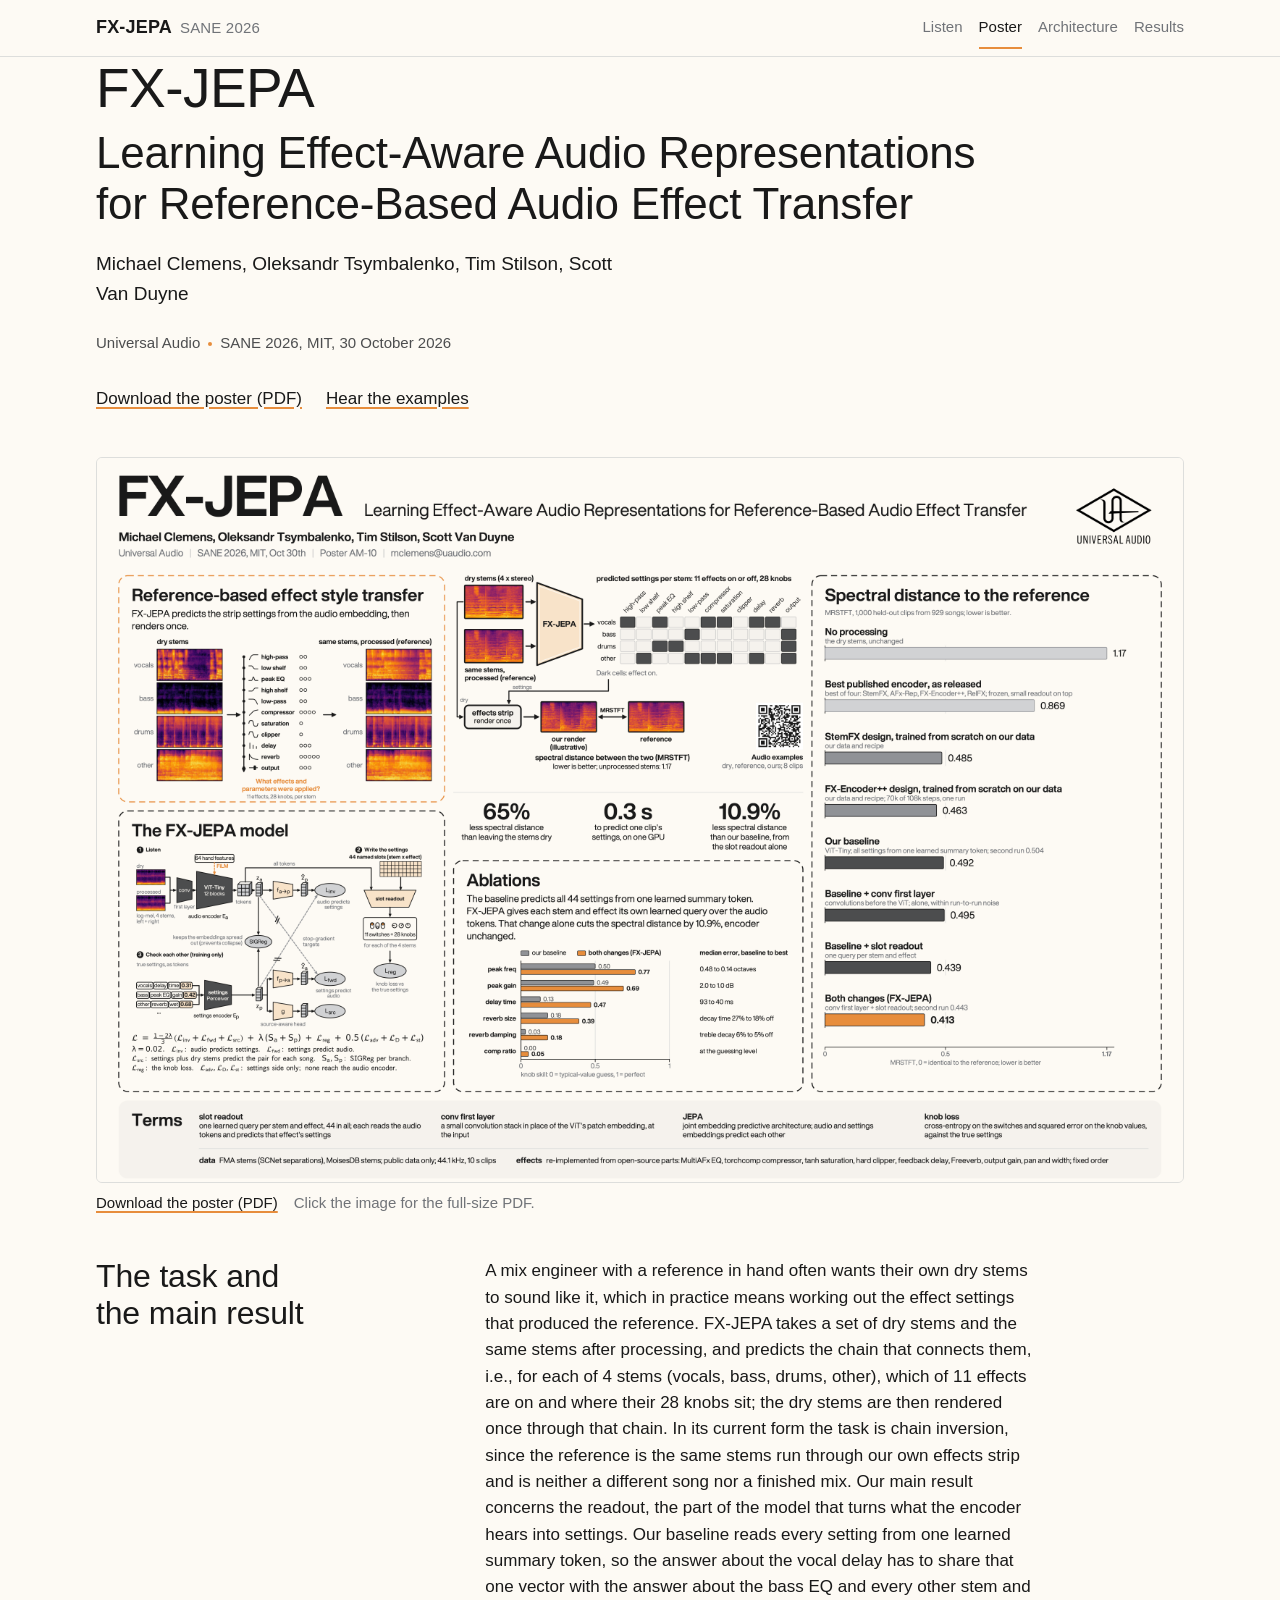
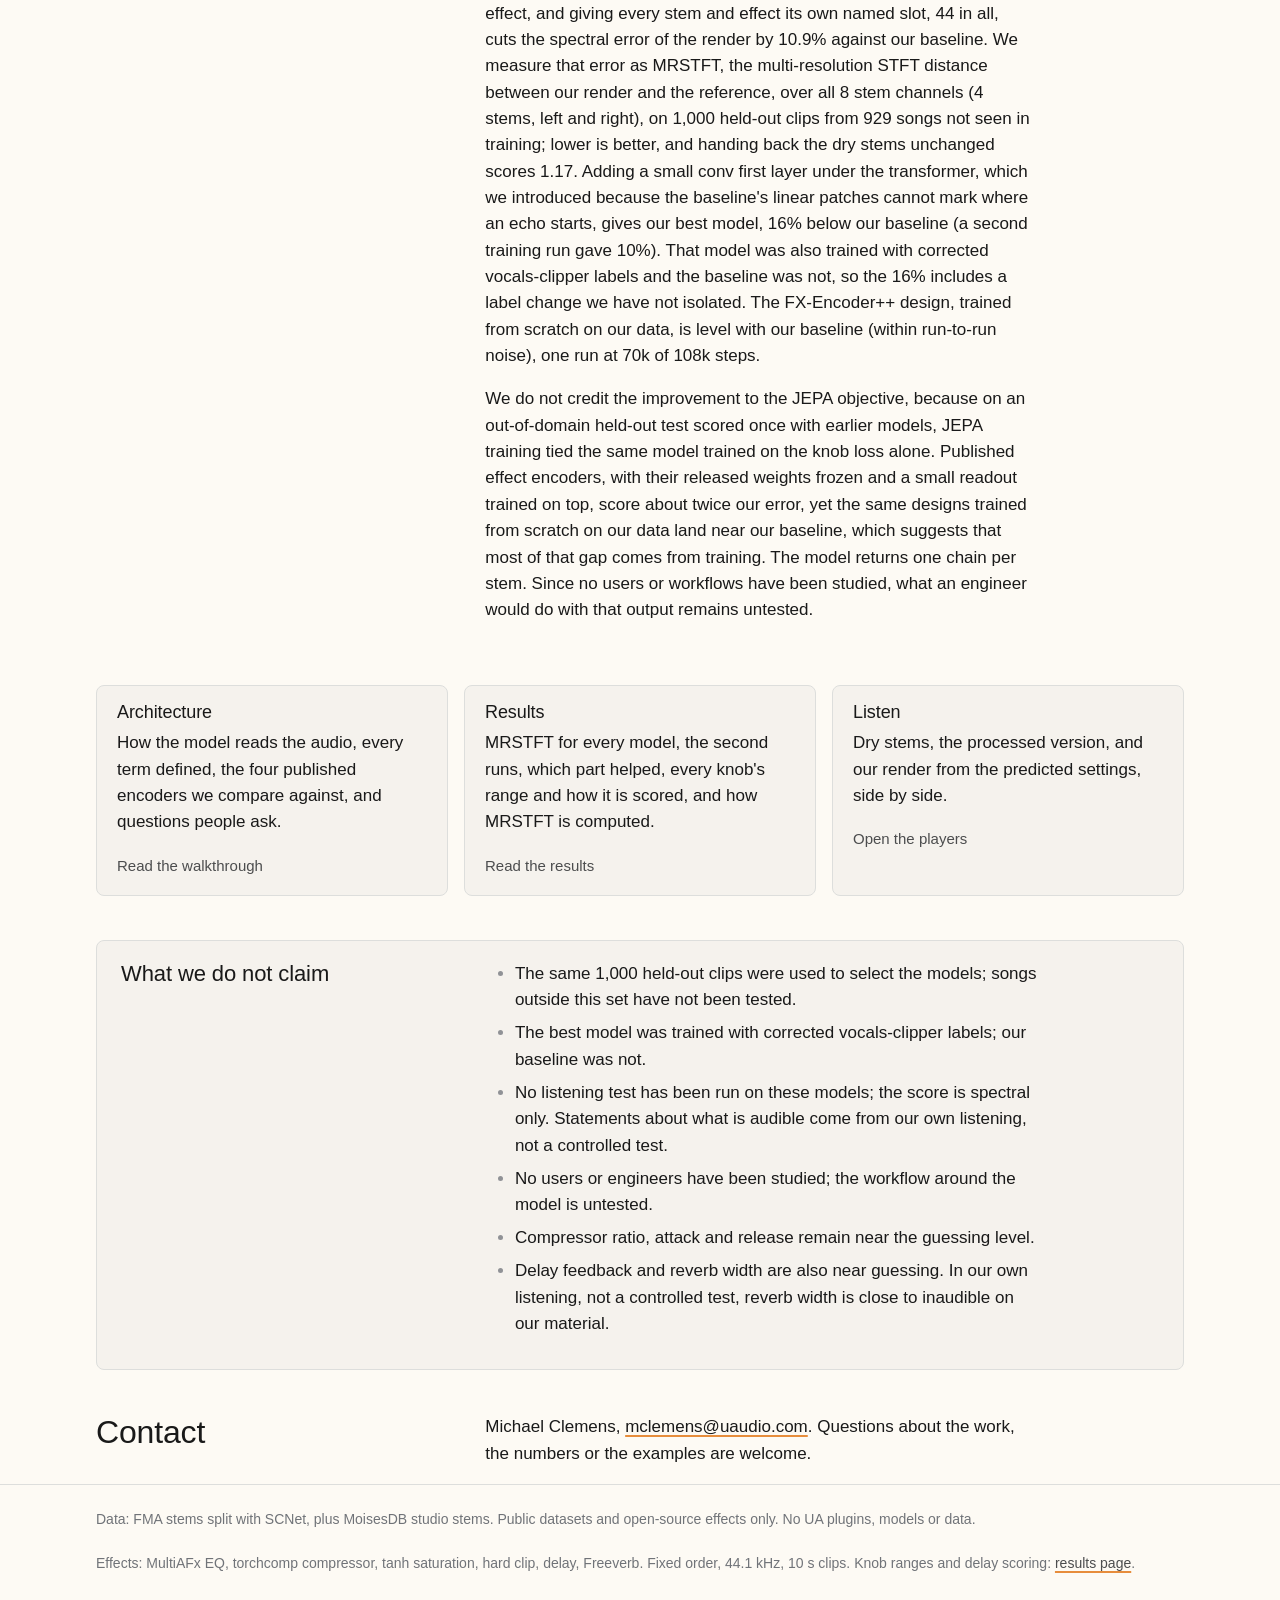
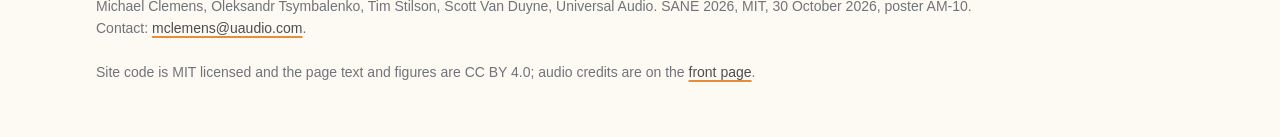
<file: docs/poster.html>
<!doctype html>
<html lang="en">
<head>
<meta charset="utf-8">
<meta name="viewport" content="width=device-width, initial-scale=1">
<title>FX-JEPA poster, SANE 2026</title>
<meta name="description" content="Companion page for the SANE 2026 poster FX-JEPA: Learning Effect-Aware Audio Representations for Reference-Based Audio Effect Transfer. Poster, architecture, results and listening examples.">
<link rel="icon" href="data:,">
<link rel="stylesheet" href="assets/site.css">
</head>
<body>
<header class="site-head">
  <div class="wrap">
    <a class="brand" href="index.html">FX-JEPA<span>SANE 2026</span></a>
    <nav class="nav" aria-label="Pages">
      <a href="index.html">Listen</a>
      <a href="poster.html" aria-current="page">Poster</a>
      <a href="architecture.html">Architecture</a>
      <a href="results.html">Results</a>
    </nav>
  </div>
</header>

<main class="wrap">
  <div class="title-block">
    <h1><span class="model">FX-JEPA</span>Learning Effect-Aware Audio Representations for Reference-Based Audio Effect Transfer</h1>
    <p class="authors">Michael Clemens, Oleksandr Tsymbalenko, Tim Stilson, Scott Van Duyne</p>
    <p class="affil"><span>Universal Audio</span><span>SANE 2026, MIT, 30 October 2026</span></p>
    <p class="actions"><a href="poster.pdf">Download the poster (PDF)</a><a href="index.html">Hear the examples</a></p>
  </div>

  <figure class="poster">
    <a class="img" href="poster.pdf" aria-label="Open the poster as a PDF">
      <img src="poster.png" alt="The FX-JEPA poster: the problem; the pipeline, where dry and processed stems go into FX-JEPA, which predicts a grid of settings that is rendered once and compared with the reference using MRSTFT; three headline numbers; the model with its loss; ablations, with paired knob-skill bars; results on 1,000 held-out clips; and a band of terms." width="3000" height="2000">
    </a>
    <figcaption><a href="poster.pdf">Download the poster (PDF)</a><span>Click the image for the full-size PDF.</span></figcaption>
  </figure>

  <section class="prose">
    <h2>The task and the main result</h2>
    <p>A mix engineer with a reference in hand often wants their own dry stems to sound like it, which in practice means working out the effect settings that produced the reference. FX-JEPA takes a set of dry stems and the same stems after processing, and predicts the chain that connects them, i.e., for each of 4 stems (vocals, bass, drums, other), which of 11 effects are on and where their 28 knobs sit; the dry stems are then rendered once through that chain. In its current form the task is chain inversion, since the reference is the same stems run through our own effects strip and is neither a different song nor a finished mix. Our main result concerns the readout, the part of the model that turns what the encoder hears into settings. Our baseline reads every setting from one learned summary token, so the answer about the vocal delay has to share that one vector with the answer about the bass EQ and every other stem and effect, and giving every stem and effect its own named slot, 44 in all, cuts the spectral error of the render by 10.9% against our baseline. We measure that error as MRSTFT, the multi-resolution STFT distance between our render and the reference, over all 8 stem channels (4 stems, left and right), on 1,000 held-out clips from 929 songs not seen in training; lower is better, and handing back the dry stems unchanged scores 1.17. Adding a small conv first layer under the transformer, which we introduced because the baseline's linear patches cannot mark where an echo starts, gives our best model, 16% below our baseline (a second training run gave 10%). That model was also trained with corrected vocals-clipper labels and the baseline was not, so the 16% includes a label change we have not isolated. The FX-Encoder++ design, trained from scratch on our data, is level with our baseline (within run-to-run noise), one run at 70k of 108k steps.</p>
    <p>We do not credit the improvement to the JEPA objective, because on an out-of-domain held-out test scored once with earlier models, JEPA training tied the same model trained on the knob loss alone. Published effect encoders, with their released weights frozen and a small readout trained on top, score about twice our error, yet the same designs trained from scratch on our data land near our baseline, which suggests that most of that gap comes from training. The model returns one chain per stem. Since no users or workflows have been studied, what an engineer would do with that output remains untested.</p>
  </section>

  <section>
    <div class="grid g3">
      <a class="card" href="architecture.html"><h3>Architecture</h3><p>How the model reads the audio, every term defined, the four published encoders we compare against, and questions people ask.</p><span class="go">Read the walkthrough</span></a>
      <a class="card" href="results.html"><h3>Results</h3><p>MRSTFT for every model, the second runs, which part helped, every knob's range and how it is scored, and how MRSTFT is computed.</p><span class="go">Read the results</span></a>
      <a class="card" href="index.html"><h3>Listen</h3><p>Dry stems, the processed version, and our render from the predicted settings, side by side.</p><span class="go">Open the players</span></a>
    </div>
  </section>

  <section class="caveats">
    <h2>What we do not claim</h2>
<ul>
  <li>The same 1,000 held-out clips were used to select the models; songs outside this set have not been tested.</li>
  <li>The best model was trained with corrected vocals-clipper labels; our baseline was not.</li>
  <li>No listening test has been run on these models; the score is spectral only. Statements about what is audible come from our own listening, not a controlled test.</li>
  <li>No users or engineers have been studied; the workflow around the model is untested.</li>
  <li>Compressor ratio, attack and release remain near the guessing level.</li>
  <li>Delay feedback and reverb width are also near guessing. In our own listening, not a controlled test, reverb width is close to inaudible on our material.</li>
</ul>
  </section>

  <section class="prose">
    <h2>Contact</h2>
    <p>Michael Clemens, <a href="mailto:mclemens@uaudio.com">mclemens@uaudio.com</a>. Questions about the work, the numbers or the examples are welcome.</p>
  </section>
</main>

<footer class="site-foot">
  <div class="wrap">
<p>Data: FMA stems split with SCNet, plus MoisesDB studio stems. Public datasets and open-source effects only. No UA plugins, models or data.</p>
<p>Effects: MultiAFx EQ, torchcomp compressor, tanh saturation, hard clip, delay, Freeverb. Fixed order, 44.1 kHz, 10 s clips. Knob ranges and delay scoring: <a href="results.html#knob-ranges">results page</a>.</p>
<p>Michael Clemens, Oleksandr Tsymbalenko, Tim Stilson, Scott Van Duyne, Universal Audio. SANE 2026, MIT, 30 October 2026, poster AM-10. Contact: <a href="mailto:mclemens@uaudio.com">mclemens@uaudio.com</a>.</p>
<p>Site code is MIT licensed and the page text and figures are CC BY 4.0; audio credits are on the <a href="index.html#credits">front page</a>.</p>
  </div>
</footer>
</body>
</html>
</file>
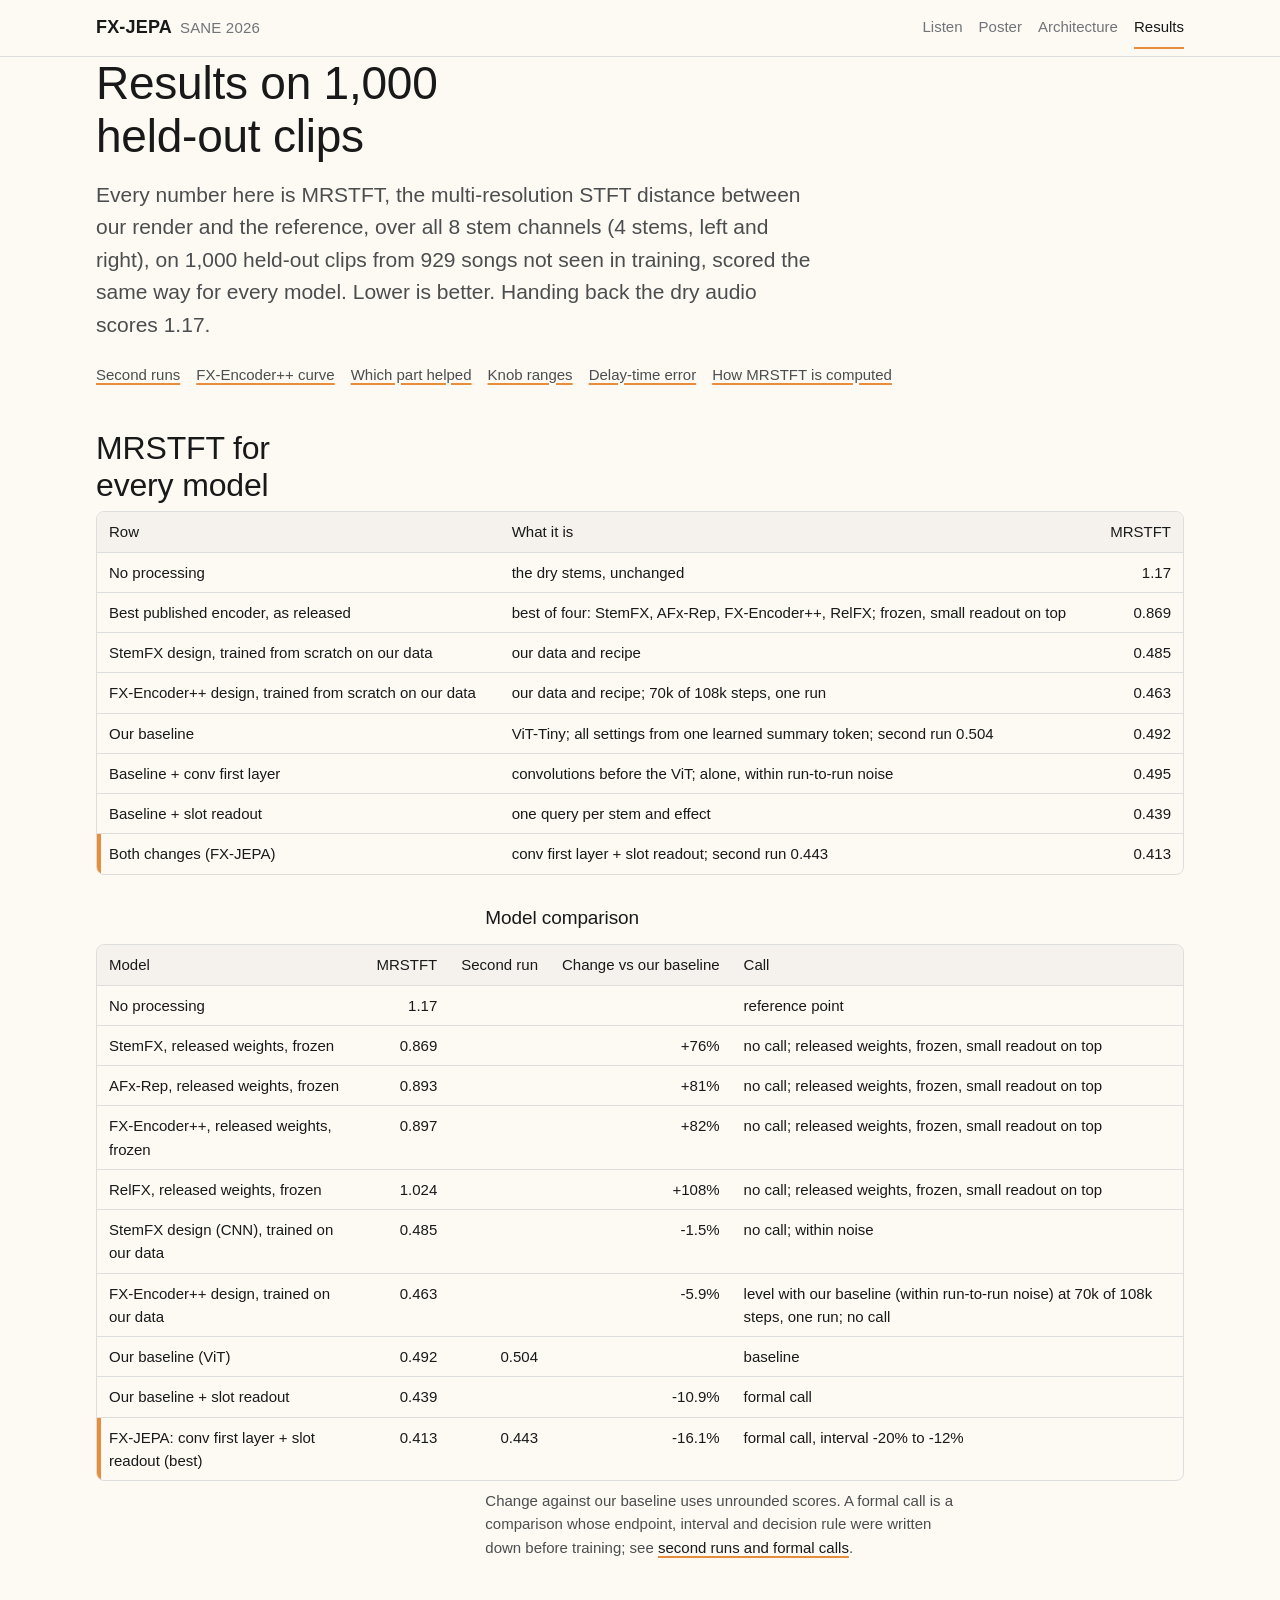
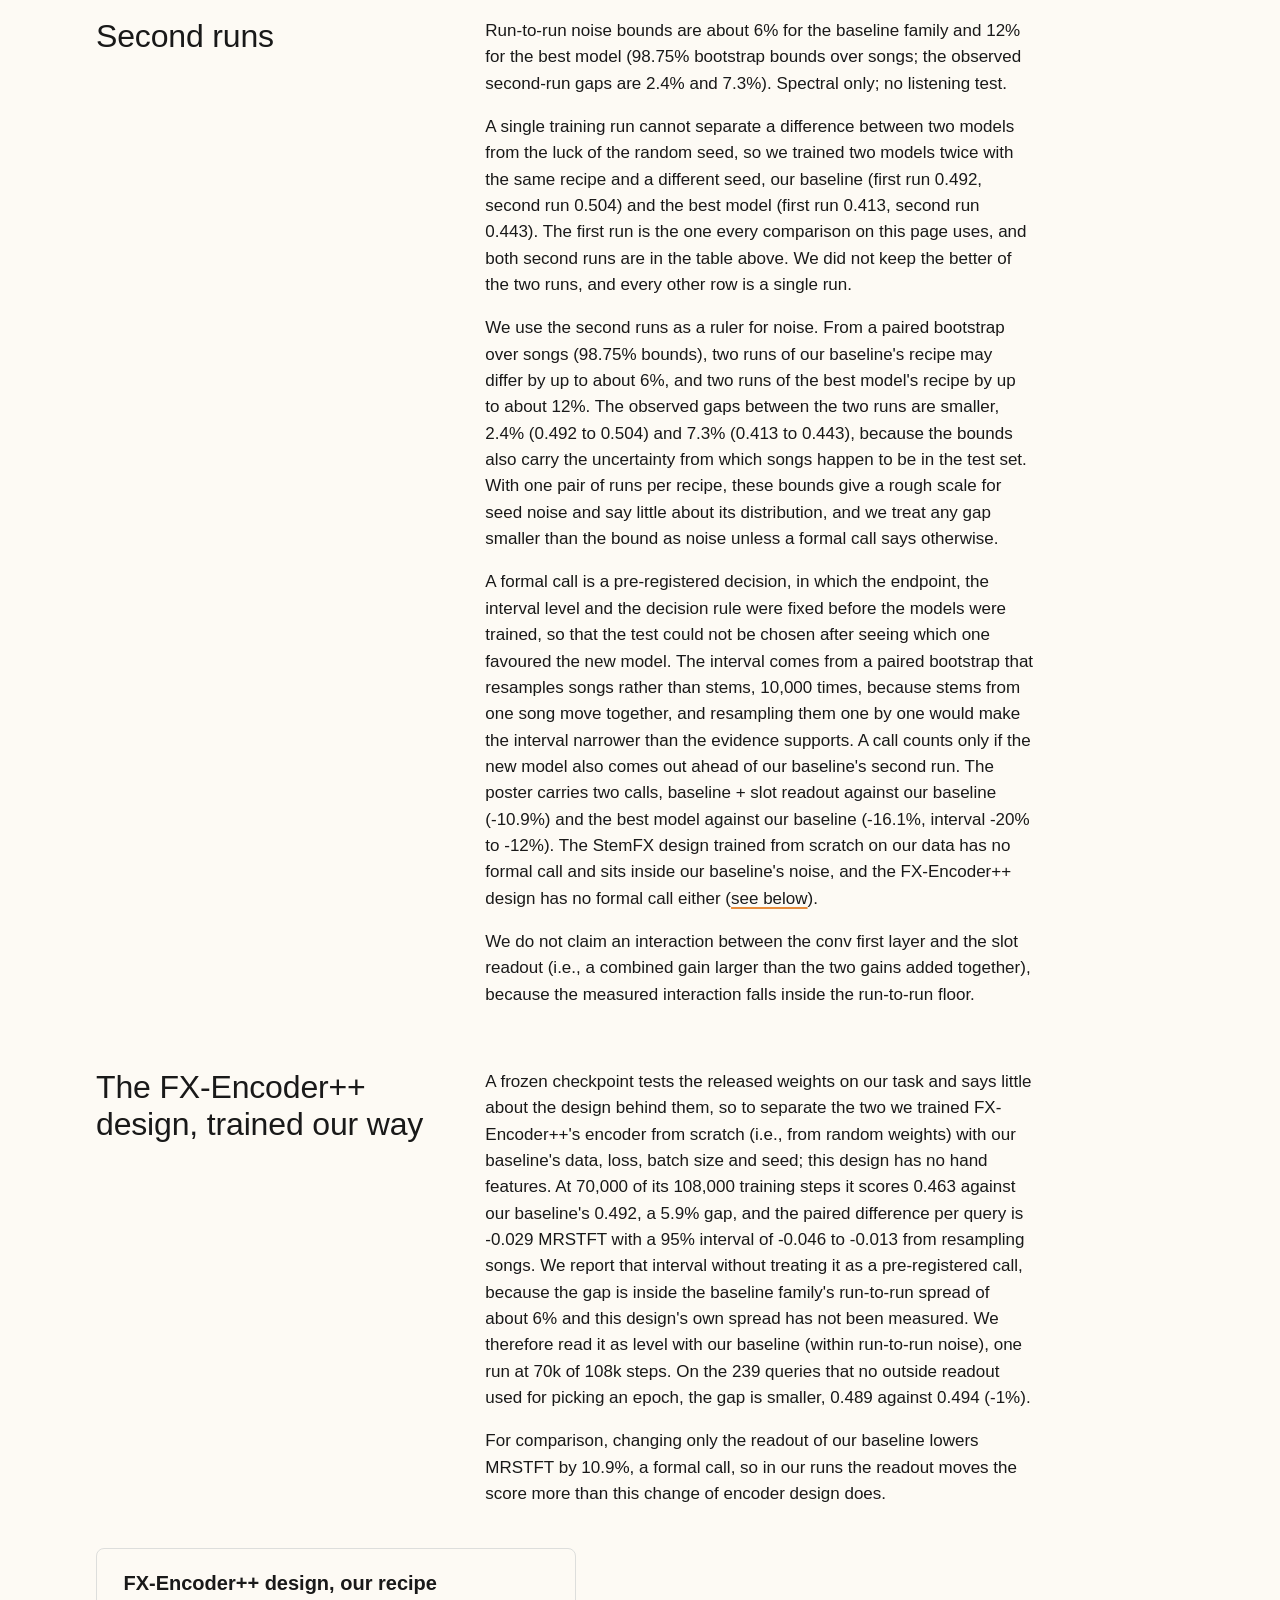
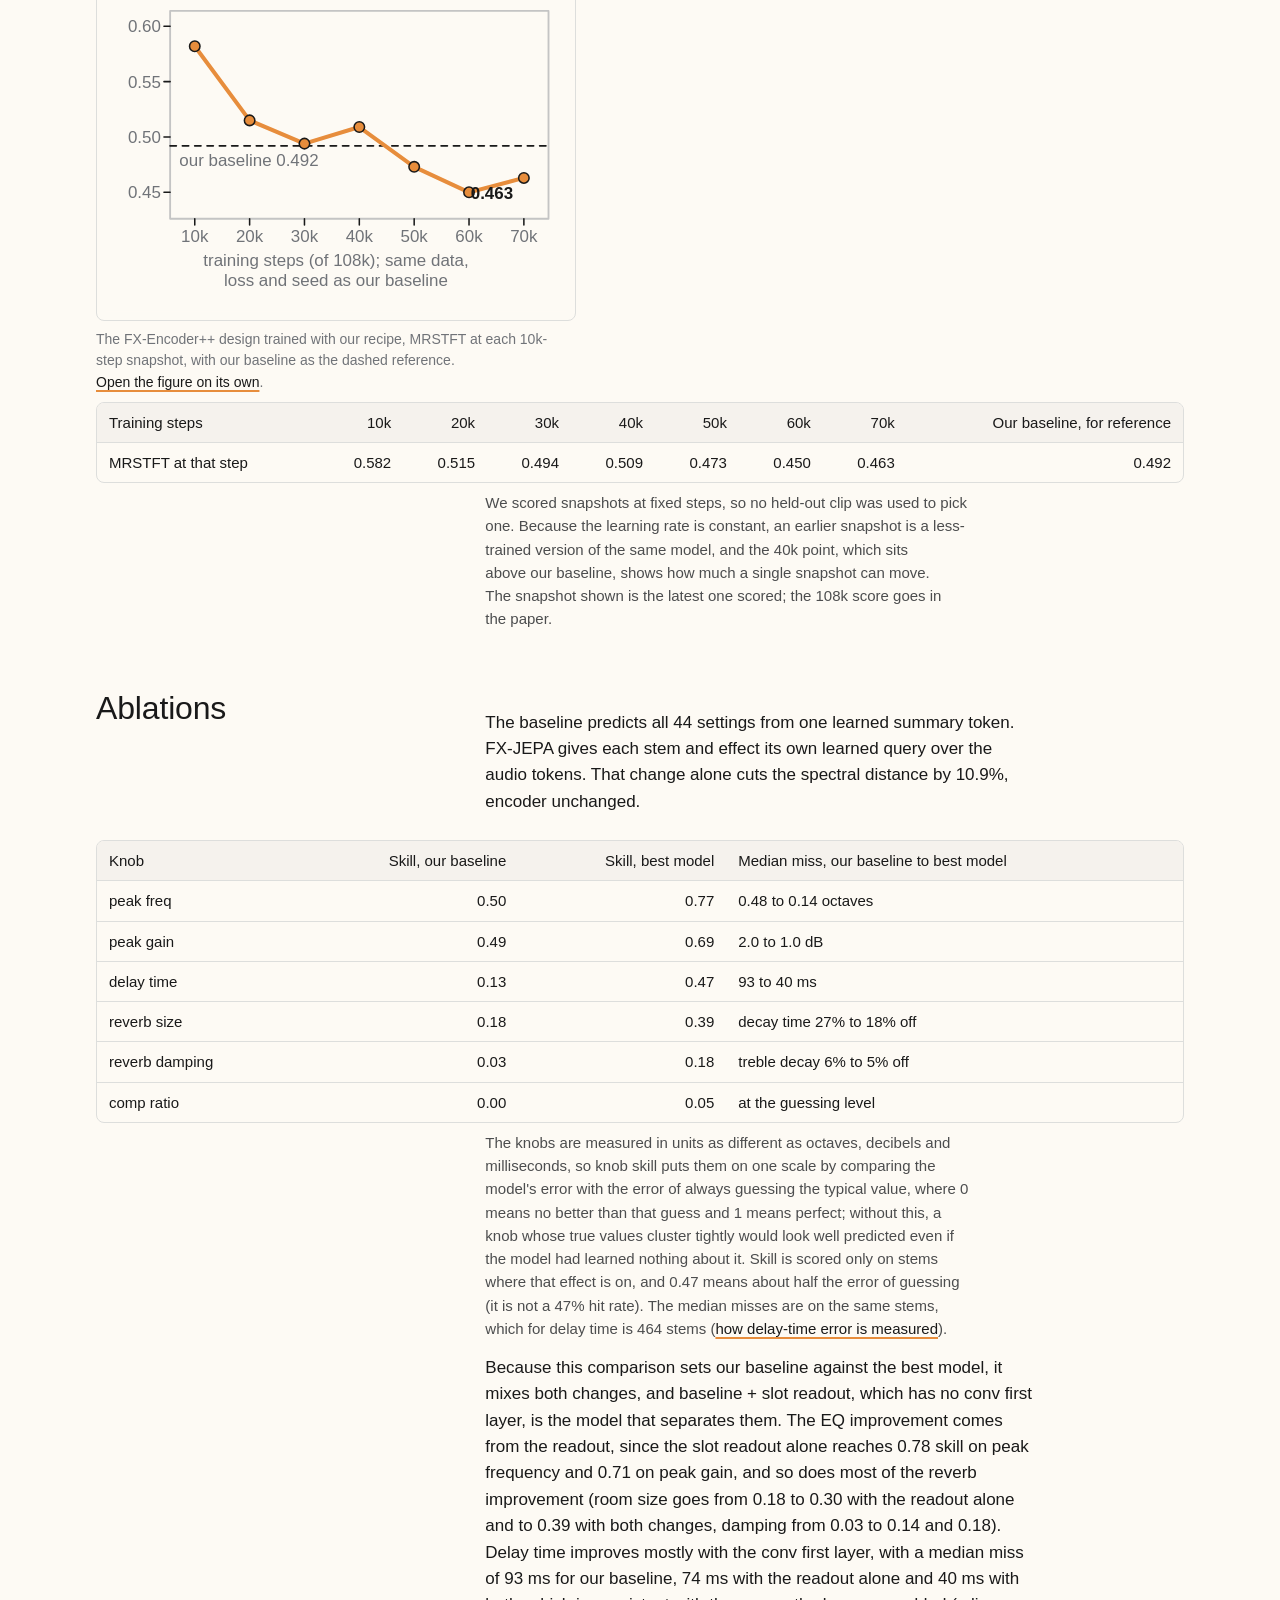
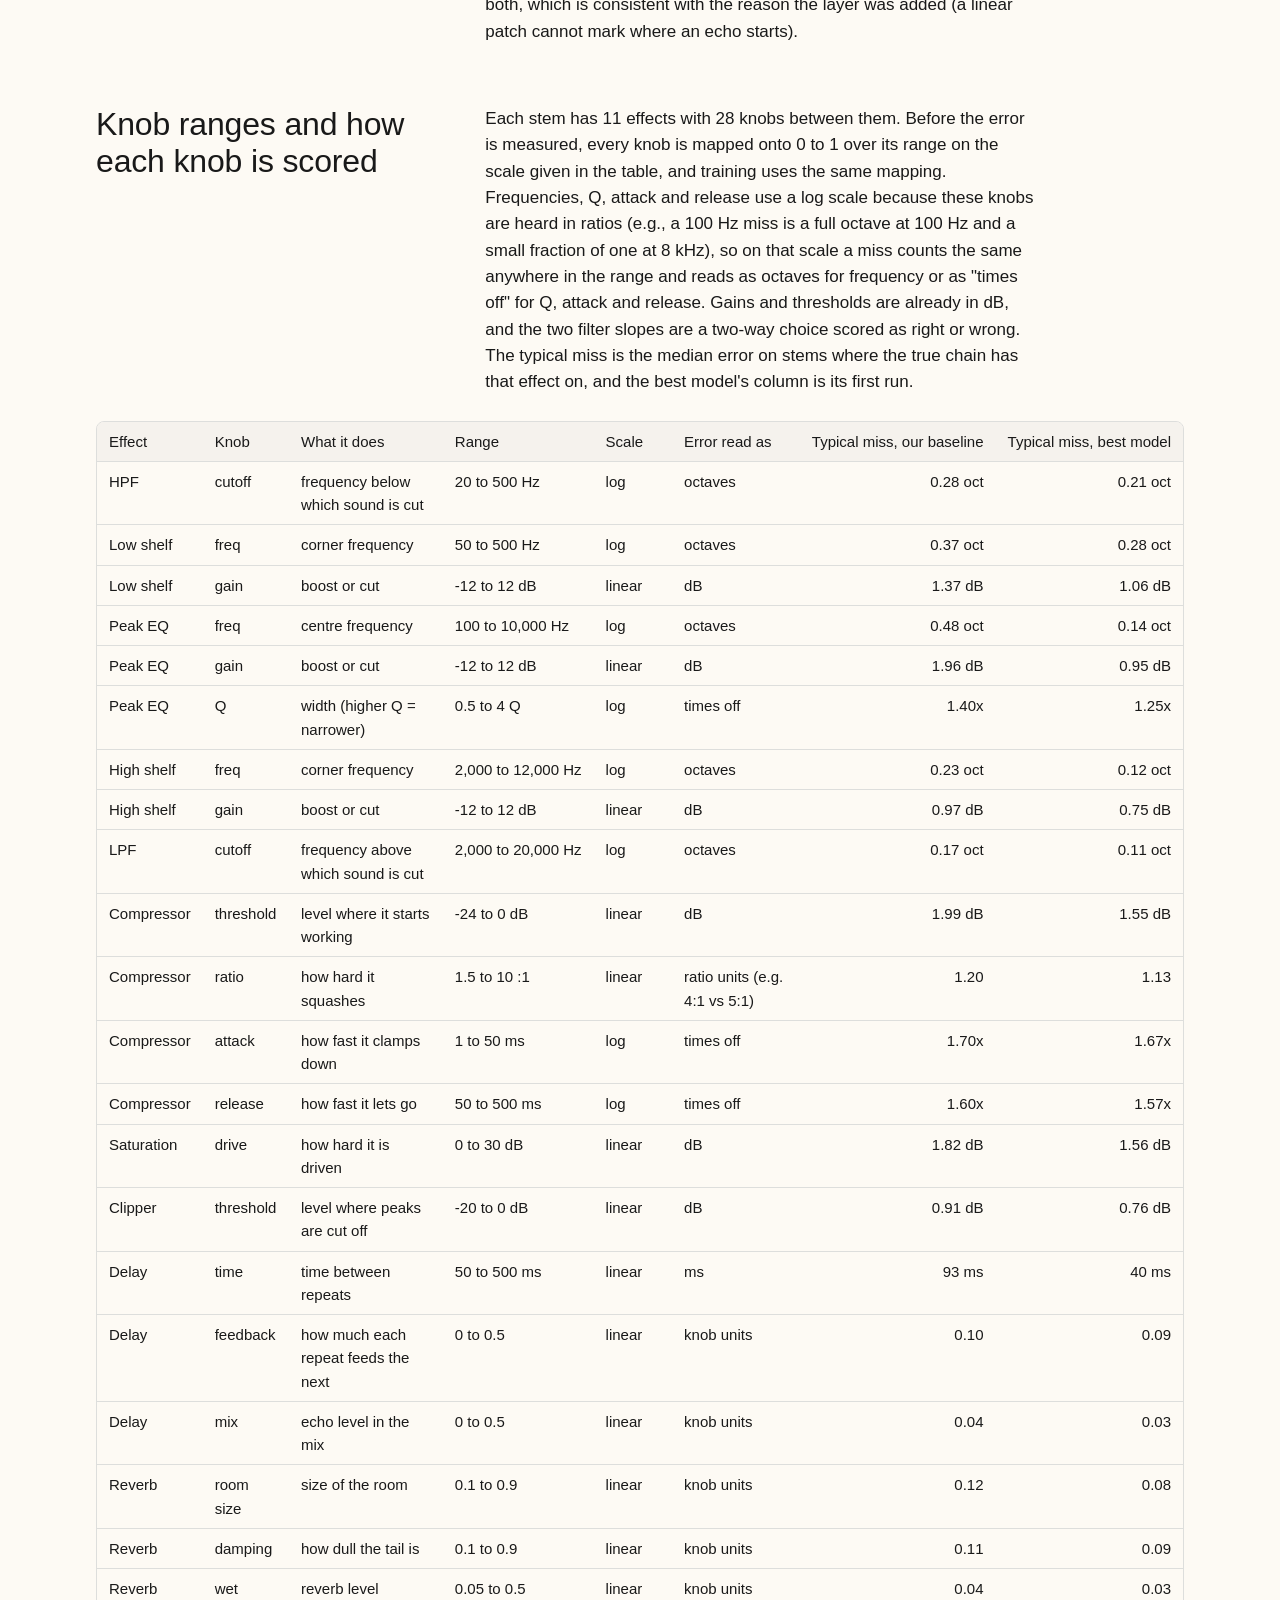
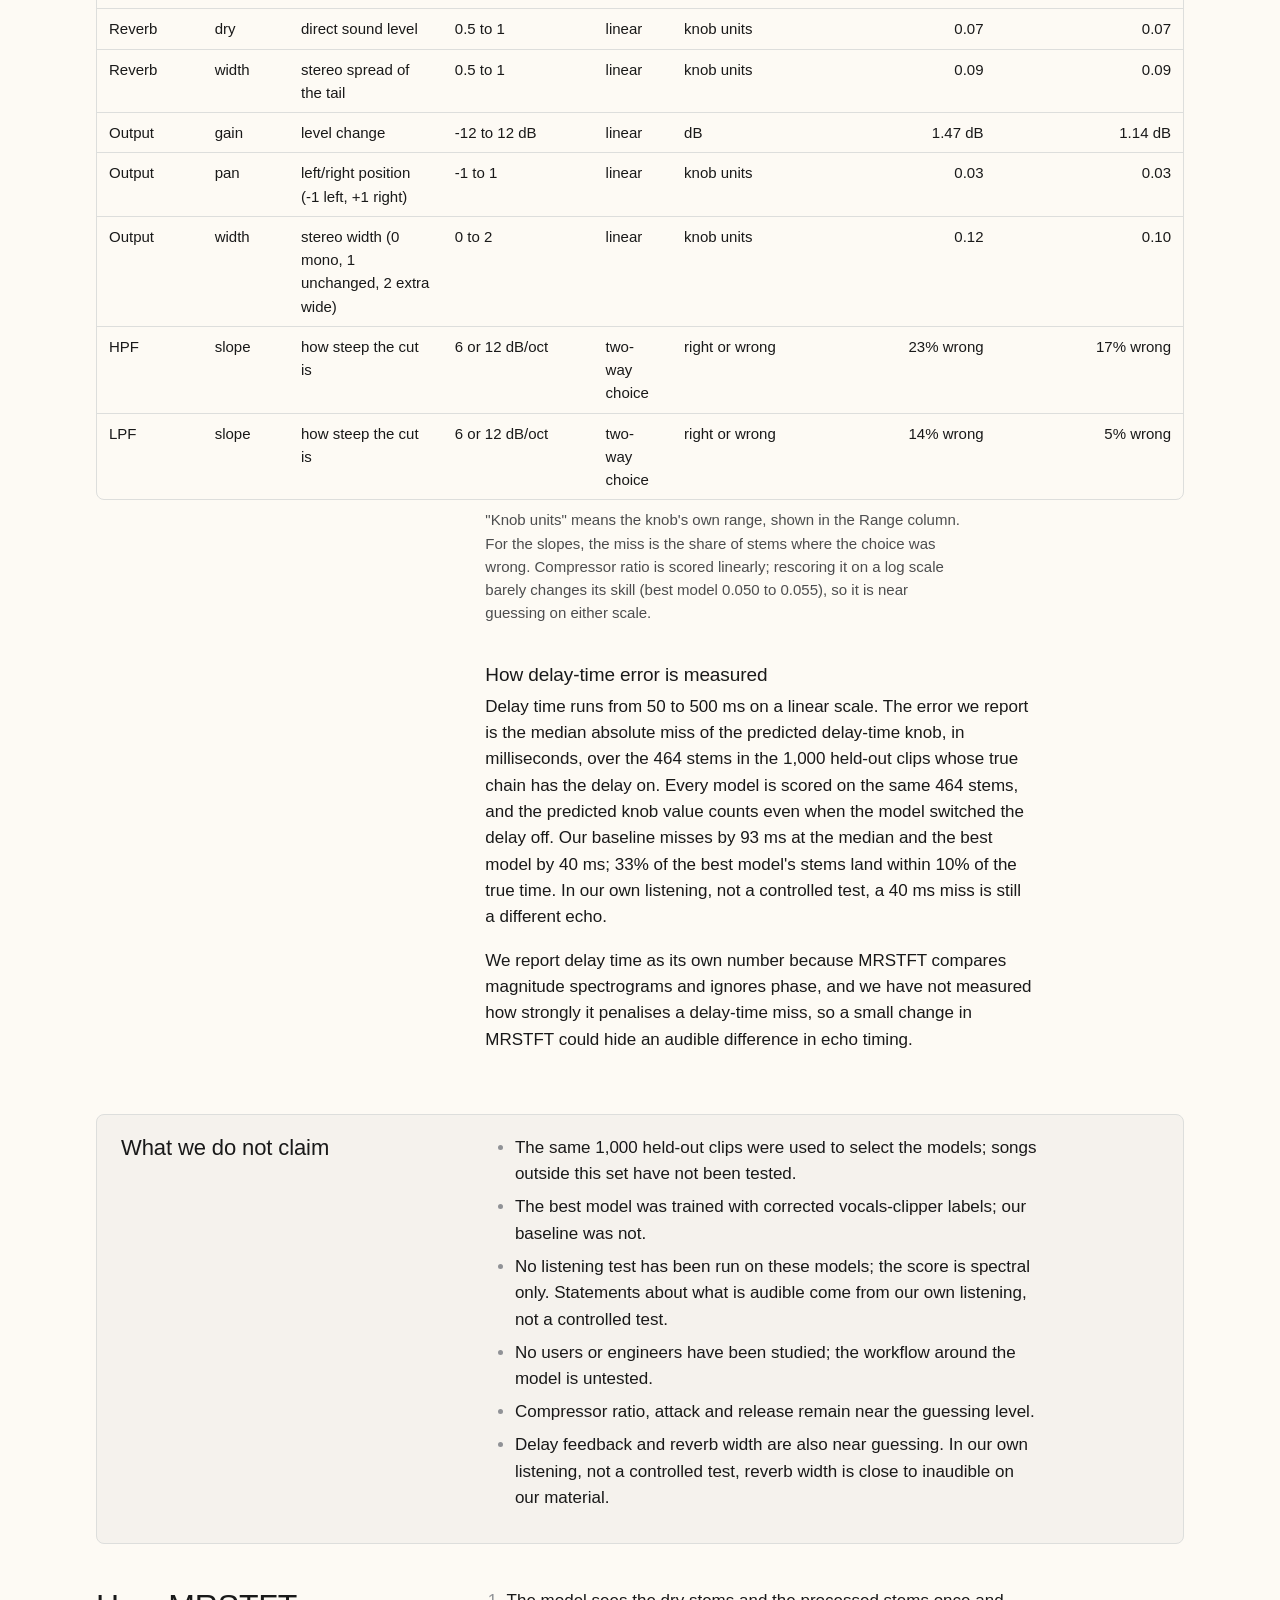
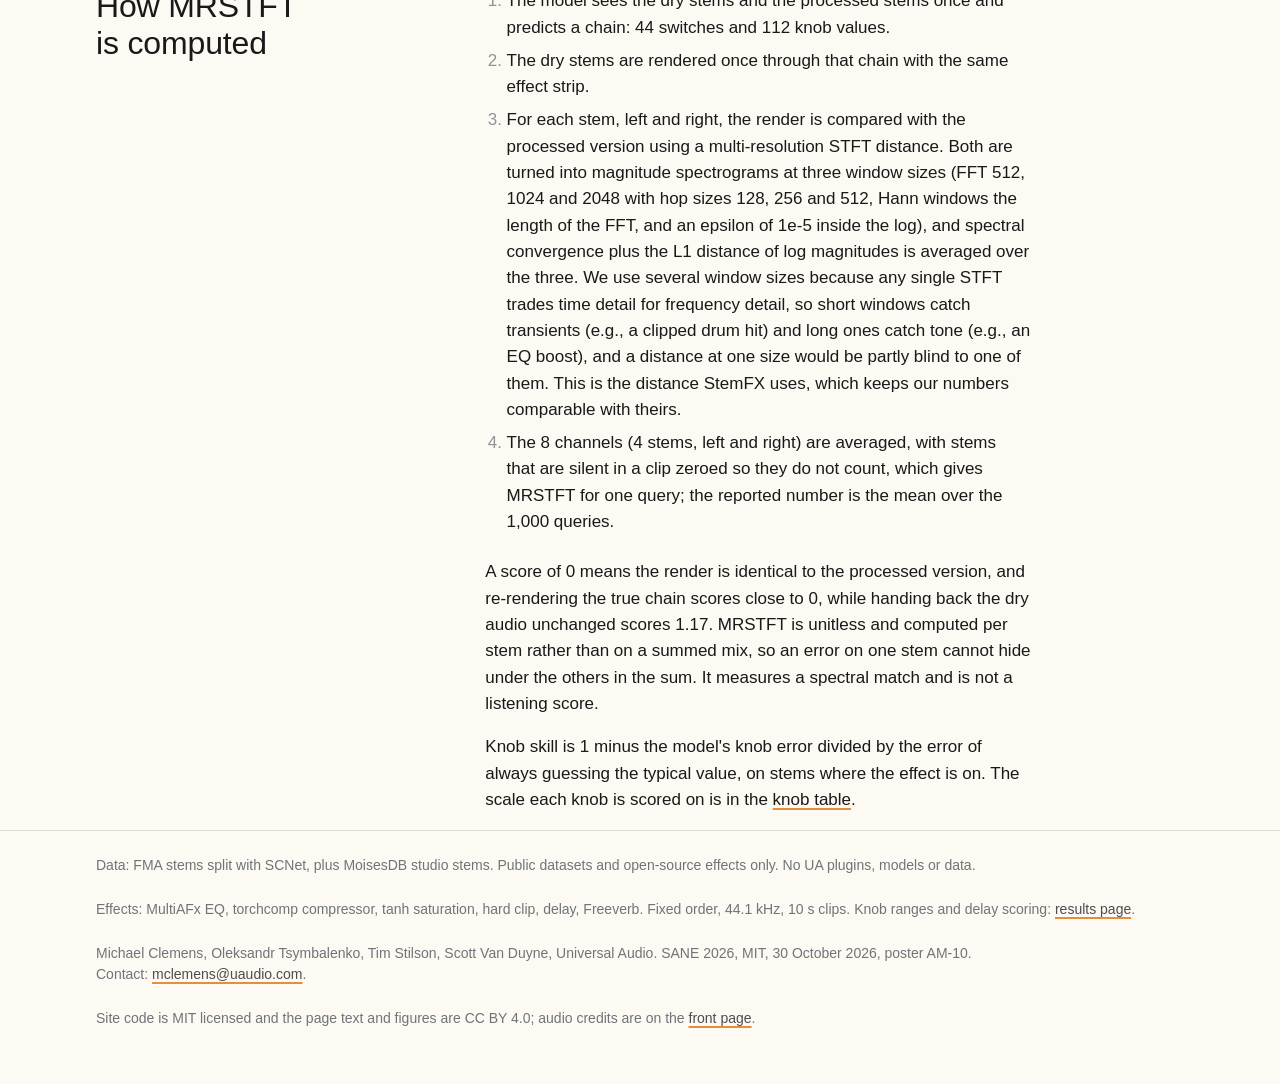
<file: docs/results.html>
<!doctype html>
<html lang="en">
<head>
<meta charset="utf-8">
<meta name="viewport" content="width=device-width, initial-scale=1">
<title>FX-JEPA Results</title>
<meta name="description" content="FX-JEPA results on 1,000 held-out clips: MRSTFT for every model, second runs and noise bounds, the FX-Encoder++ learning curve, knob skill, knob ranges and scoring, caveats, and how MRSTFT is computed.">
<link rel="icon" href="data:,">
<link rel="stylesheet" href="assets/site.css">
</head>
<body>
<header class="site-head">
  <div class="wrap">
    <a class="brand" href="index.html">FX-JEPA<span>SANE 2026</span></a>
    <nav class="nav" aria-label="Pages">
      <a href="index.html">Listen</a>
      <a href="poster.html">Poster</a>
      <a href="architecture.html">Architecture</a>
      <a href="results.html" aria-current="page">Results</a>
    </nav>
  </div>
</header>

<main class="wrap">
  <h1 class="page-title">Results on 1,000 held-out clips</h1>
  <p class="lede">Every number here is MRSTFT, the multi-resolution STFT distance between our render and the reference, over all 8 stem channels (4 stems, left and right), on 1,000 held-out clips from 929 songs not seen in training, scored the same way for every model. Lower is better. Handing back the dry audio scores 1.17.</p>

  <nav class="toc" aria-label="On this page">
    <a href="#noise">Second runs</a>
    <a href="#fxencpp">FX-Encoder++ curve</a>
    <a href="#knobs">Which part helped</a>
    <a href="#knob-ranges">Knob ranges</a>
    <a href="#delay">Delay-time error</a>
    <a href="#mrstft">How MRSTFT is computed</a>
  </nav>


  <section>
    <h2>MRSTFT for every model</h2>
    <div class="table-scroll">
<table>
<thead><tr><th>Row</th><th>What it is</th><th class="num">MRSTFT</th></tr></thead>
<tbody>
<tr><td>No processing</td><td>the dry stems, unchanged</td><td class="num">1.17</td></tr>
<tr><td>Best published encoder, as released</td><td>best of four: StemFX, AFx-Rep, FX-Encoder++, RelFX; frozen, small readout on top</td><td class="num">0.869</td></tr>
<tr><td>StemFX design, trained from scratch on our data</td><td>our data and recipe</td><td class="num">0.485</td></tr>
<tr><td>FX-Encoder++ design, trained from scratch on our data</td><td>our data and recipe; 70k of 108k steps, one run</td><td class="num">0.463</td></tr>
<tr><td>Our baseline</td><td>ViT-Tiny; all settings from one learned summary token; second run 0.504</td><td class="num">0.492</td></tr>
<tr><td>Baseline + conv first layer</td><td>convolutions before the ViT; alone, within run-to-run noise</td><td class="num">0.495</td></tr>
<tr><td>Baseline + slot readout</td><td>one query per stem and effect</td><td class="num">0.439</td></tr>
<tr class="best"><td>Both changes (FX-JEPA)</td><td>conv first layer + slot readout; second run 0.443</td><td class="num">0.413</td></tr>
</tbody>
</table>
    </div>
    <h3>
Model comparison
    </h3>
    <div class="table-scroll">
<table>
<thead><tr><th>Model</th><th class="num">MRSTFT</th><th class="num">Second run</th><th class="num">Change vs our baseline</th><th>Call</th></tr></thead>
<tbody>
<tr><td>No processing</td><td class="num">1.17</td><td class="num"></td><td class="num"></td><td>reference point</td></tr>
<tr><td>StemFX, released weights, frozen</td><td class="num">0.869</td><td class="num"></td><td class="num">+76%</td><td>no call; released weights, frozen, small readout on top</td></tr>
<tr><td>AFx-Rep, released weights, frozen</td><td class="num">0.893</td><td class="num"></td><td class="num">+81%</td><td>no call; released weights, frozen, small readout on top</td></tr>
<tr><td>FX-Encoder++, released weights, frozen</td><td class="num">0.897</td><td class="num"></td><td class="num">+82%</td><td>no call; released weights, frozen, small readout on top</td></tr>
<tr><td>RelFX, released weights, frozen</td><td class="num">1.024</td><td class="num"></td><td class="num">+108%</td><td>no call; released weights, frozen, small readout on top</td></tr>
<tr><td>StemFX design (CNN), trained on our data</td><td class="num">0.485</td><td class="num"></td><td class="num">-1.5%</td><td>no call; within noise</td></tr>
<tr><td>FX-Encoder++ design, trained on our data</td><td class="num">0.463</td><td class="num"></td><td class="num">-5.9%</td><td>level with our baseline (within run-to-run noise) at 70k of 108k steps, one run; no call</td></tr>
<tr><td>Our baseline (ViT)</td><td class="num">0.492</td><td class="num">0.504</td><td class="num"></td><td>baseline</td></tr>
<tr><td>Our baseline + slot readout</td><td class="num">0.439</td><td class="num"></td><td class="num">-10.9%</td><td>formal call</td></tr>
<tr class="best"><td>FX-JEPA: conv first layer + slot readout (best)</td><td class="num">0.413</td><td class="num">0.443</td><td class="num">-16.1%</td><td>formal call, interval -20% to -12%</td></tr>
</tbody>
</table>
    </div>
    <p class="note">Change against our baseline uses unrounded scores. A formal call is a comparison whose endpoint, interval and decision rule were written down before training; see <a href="#noise">second runs and formal calls</a>.</p>
  </section>

  <section id="noise" class="prose">
    <h2>Second runs</h2>
<p>Run-to-run noise bounds are about 6% for the baseline family and 12% for the best model (98.75% bootstrap bounds over songs; the observed second-run gaps are 2.4% and 7.3%). Spectral only; no listening test.</p>
    <p>A single training run cannot separate a difference between two models from the luck of the random seed, so we trained two models twice with the same recipe and a different seed, our baseline (first run 0.492, second run 0.504) and the best model (first run 0.413, second run 0.443). The first run is the one every comparison on this page uses, and both second runs are in the table above. We did not keep the better of the two runs, and every other row is a single run.</p>
    <p>We use the second runs as a ruler for noise. From a paired bootstrap over songs (98.75% bounds), two runs of our baseline's recipe may differ by up to about 6%, and two runs of the best model's recipe by up to about 12%. The observed gaps between the two runs are smaller, 2.4% (0.492 to 0.504) and 7.3% (0.413 to 0.443), because the bounds also carry the uncertainty from which songs happen to be in the test set. With one pair of runs per recipe, these bounds give a rough scale for seed noise and say little about its distribution, and we treat any gap smaller than the bound as noise unless a formal call says otherwise.</p>
    <p>A <b>formal call</b> is a pre-registered decision, in which the endpoint, the interval level and the decision rule were fixed before the models were trained, so that the test could not be chosen after seeing which one favoured the new model. The interval comes from a paired bootstrap that resamples songs rather than stems, 10,000 times, because stems from one song move together, and resampling them one by one would make the interval narrower than the evidence supports. A call counts only if the new model also comes out ahead of our baseline's second run. The poster carries two calls, baseline + slot readout against our baseline (-10.9%) and the best model against our baseline (-16.1%, interval -20% to -12%). The StemFX design trained from scratch on our data has no formal call and sits inside our baseline's noise, and the FX-Encoder++ design has no formal call either (<a href="#fxencpp">see below</a>).</p>
    <p>We do not claim an interaction between the conv first layer and the slot readout (i.e., a combined gain larger than the two gains added together), because the measured interaction falls inside the run-to-run floor.</p>
  </section>

  <section id="fxencpp">
    <h2>The FX-Encoder++ design, trained our way</h2>
    <div class="prose">
      <p>A frozen checkpoint tests the released weights on our task and says little about the design behind them, so to separate the two we trained FX-Encoder++'s encoder from scratch (i.e., from random weights) with our baseline's data, loss, batch size and seed; this design has no hand features. At 70,000 of its 108,000 training steps it scores 0.463 against our baseline's 0.492, a 5.9% gap, and the paired difference per query is -0.029 MRSTFT with a 95% interval of -0.046 to -0.013 from resampling songs. We report that interval without treating it as a pre-registered call, because the gap is inside the baseline family's run-to-run spread of about 6% and this design's own spread has not been measured. We therefore read it as level with our baseline (within run-to-run noise), one run at 70k of 108k steps. On the 239 queries that no outside readout used for picking an epoch, the gap is smaller, 0.489 against 0.494 (-1%).</p>
      <p>For comparison, changing only the readout of our baseline lowers MRSTFT by 10.9%, a formal call, so in our runs the readout moves the score more than this change of encoder design does.</p>
    </div>
    <figure class="fig small">
      <div class="frame">
<svg xmlns="http://www.w3.org/2000/svg" xmlns:xlink="http://www.w3.org/1999/xlink" viewBox="0.0 0.0 300.0 230.0" role="img" aria-labelledby="title-fxencpp_curve">
<title id="title-fxencpp_curve">Learning curve of the FX-Encoder++ design trained with our recipe: MRSTFT 0.582 at 10k, 0.515 at 20k, 0.494 at 30k, 0.509 at 40k, 0.473 at 50k, 0.450 at 60k and 0.463 at 70k of 108k steps, against our baseline at 0.492. One run.</title>
<rect x="0.0" y="0.0" width="300.0" height="230.0" fill="#FDFAF4"/>
<g id="fig-fxencpp_curve-fxencpp_curve">
<text x="12" y="21.75" font-family="Helvetica Now Display, Helvetica Neue, Helvetica, Arial, sans-serif" font-size="13" font-weight="700" fill="#191919" text-anchor="start">FX-Encoder++ design, our recipe</text>
<rect x="42.286" y="35" width="245.714" height="135" fill="#FDFAF4" stroke="#C4C4C4" stroke-width="1.2" stroke-linejoin="round"/>
<line x1="38.286" y1="152.812" x2="42.286" y2="152.812" stroke="#191919" stroke-width="1" stroke-linecap="round"/>
<text x="36.286" y="156.662" font-family="Helvetica Now Display, Helvetica Neue, Helvetica, Arial, sans-serif" font-size="11" font-weight="400" fill="#707378" text-anchor="end">0.45</text>
<line x1="38.286" y1="116.875" x2="42.286" y2="116.875" stroke="#191919" stroke-width="1" stroke-linecap="round"/>
<text x="36.286" y="120.725" font-family="Helvetica Now Display, Helvetica Neue, Helvetica, Arial, sans-serif" font-size="11" font-weight="400" fill="#707378" text-anchor="end">0.50</text>
<line x1="38.286" y1="80.937" x2="42.286" y2="80.937" stroke="#191919" stroke-width="1" stroke-linecap="round"/>
<text x="36.286" y="84.787" font-family="Helvetica Now Display, Helvetica Neue, Helvetica, Arial, sans-serif" font-size="11" font-weight="400" fill="#707378" text-anchor="end">0.55</text>
<line x1="38.286" y1="45" x2="42.286" y2="45" stroke="#191919" stroke-width="1" stroke-linecap="round"/>
<text x="36.286" y="48.85" font-family="Helvetica Now Display, Helvetica Neue, Helvetica, Arial, sans-serif" font-size="11" font-weight="400" fill="#707378" text-anchor="end">0.60</text>
<line x1="42.286" y1="122.625" x2="288" y2="122.625" stroke="#191919" stroke-width="1.2" stroke-linecap="round" stroke-dasharray="4 4"/>
<text x="48.286" y="135.625" font-family="Helvetica Now Display, Helvetica Neue, Helvetica, Arial, sans-serif" font-size="11" font-weight="400" fill="#707378" text-anchor="start">our baseline 0.492</text>
<path d="M 58.29 57.94 L 93.91 106.09 L 129.52 121.19 L 165.14 110.41 L 200.76 136.28 L 236.38 152.81 L 272.00 143.47" fill="none" stroke="#e78d3c" stroke-width="2.6" stroke-linecap="round" stroke-linejoin="round"/>
<circle cx="58.286" cy="57.938" r="3.4" fill="#e78d3c" stroke="#191919" stroke-width="1"/>
<circle cx="93.905" cy="106.094" r="3.4" fill="#e78d3c" stroke="#191919" stroke-width="1"/>
<circle cx="129.524" cy="121.188" r="3.4" fill="#e78d3c" stroke="#191919" stroke-width="1"/>
<circle cx="165.143" cy="110.406" r="3.4" fill="#e78d3c" stroke="#191919" stroke-width="1"/>
<circle cx="200.762" cy="136.281" r="3.4" fill="#e78d3c" stroke="#191919" stroke-width="1"/>
<circle cx="236.381" cy="152.812" r="3.4" fill="#e78d3c" stroke="#191919" stroke-width="1"/>
<circle cx="272" cy="143.469" r="3.4" fill="#e78d3c" stroke="#191919" stroke-width="1"/>
<line x1="58.286" y1="170" x2="58.286" y2="174" stroke="#191919" stroke-width="1" stroke-linecap="round"/>
<text x="58.286" y="185" font-family="Helvetica Now Display, Helvetica Neue, Helvetica, Arial, sans-serif" font-size="11" font-weight="400" fill="#707378" text-anchor="middle">10k</text>
<line x1="93.905" y1="170" x2="93.905" y2="174" stroke="#191919" stroke-width="1" stroke-linecap="round"/>
<text x="93.905" y="185" font-family="Helvetica Now Display, Helvetica Neue, Helvetica, Arial, sans-serif" font-size="11" font-weight="400" fill="#707378" text-anchor="middle">20k</text>
<line x1="129.524" y1="170" x2="129.524" y2="174" stroke="#191919" stroke-width="1" stroke-linecap="round"/>
<text x="129.524" y="185" font-family="Helvetica Now Display, Helvetica Neue, Helvetica, Arial, sans-serif" font-size="11" font-weight="400" fill="#707378" text-anchor="middle">30k</text>
<line x1="165.143" y1="170" x2="165.143" y2="174" stroke="#191919" stroke-width="1" stroke-linecap="round"/>
<text x="165.143" y="185" font-family="Helvetica Now Display, Helvetica Neue, Helvetica, Arial, sans-serif" font-size="11" font-weight="400" fill="#707378" text-anchor="middle">40k</text>
<line x1="200.762" y1="170" x2="200.762" y2="174" stroke="#191919" stroke-width="1" stroke-linecap="round"/>
<text x="200.762" y="185" font-family="Helvetica Now Display, Helvetica Neue, Helvetica, Arial, sans-serif" font-size="11" font-weight="400" fill="#707378" text-anchor="middle">50k</text>
<line x1="236.381" y1="170" x2="236.381" y2="174" stroke="#191919" stroke-width="1" stroke-linecap="round"/>
<text x="236.381" y="185" font-family="Helvetica Now Display, Helvetica Neue, Helvetica, Arial, sans-serif" font-size="11" font-weight="400" fill="#707378" text-anchor="middle">60k</text>
<line x1="272" y1="170" x2="272" y2="174" stroke="#191919" stroke-width="1" stroke-linecap="round"/>
<text x="272" y="185" font-family="Helvetica Now Display, Helvetica Neue, Helvetica, Arial, sans-serif" font-size="11" font-weight="400" fill="#707378" text-anchor="middle">70k</text>
<text x="265" y="157.469" font-family="Helvetica Now Display, Helvetica Neue, Helvetica, Arial, sans-serif" font-size="11" font-weight="700" fill="#191919" text-anchor="end">0.463</text>
<text x="150" y="200.4" font-family="Helvetica Now Display, Helvetica Neue, Helvetica, Arial, sans-serif" font-size="11" font-weight="400" fill="#707378" text-anchor="middle">training steps (of 108k); same data,</text>
<text x="150" y="213.6" font-family="Helvetica Now Display, Helvetica Neue, Helvetica, Arial, sans-serif" font-size="11" font-weight="400" fill="#707378" text-anchor="middle">loss and seed as our baseline</text>
</g>
</svg>
      </div>
      <figcaption>The FX-Encoder++ design trained with our recipe, MRSTFT at each 10k-step snapshot, with our baseline as the dashed reference. <a href="figures/fxencpp_curve.svg">Open the figure on its own</a>.</figcaption>
    </figure>
    <div class="table-scroll">
<table>
<thead><tr><th>Training steps</th><th class="num">10k</th><th class="num">20k</th><th class="num">30k</th><th class="num">40k</th><th class="num">50k</th><th class="num">60k</th><th class="num">70k</th><th class="num">Our baseline, for reference</th></tr></thead>
<tbody><tr><td>MRSTFT at that step</td><td class="num">0.582</td><td class="num">0.515</td><td class="num">0.494</td><td class="num">0.509</td><td class="num">0.473</td><td class="num">0.450</td><td class="num">0.463</td><td class="num">0.492</td></tr></tbody>
</table>
    </div>
    <p class="note">We scored snapshots at fixed steps, so no held-out clip was used to pick one. Because the learning rate is constant, an earlier snapshot is a less-trained version of the same model, and the 40k point, which sits above our baseline, shows how much a single snapshot can move. The snapshot shown is the latest one scored; the 108k score goes in the paper.</p>
  </section>

  <section id="knobs">
    <h2>
Ablations
    </h2>
    <div class="prose" style="margin-top:20px">
<p>The baseline predicts all 44 settings from one learned summary token. FX-JEPA gives each stem and effect its own learned query over the audio tokens. That change alone cuts the spectral distance by 10.9%, encoder unchanged.</p>
    </div>
    <div class="table-scroll">
<table>
<thead><tr><th>Knob</th><th class="num">Skill, our baseline</th><th class="num">Skill, best model</th><th>Median miss, our baseline to best model</th></tr></thead>
<tbody>
<tr><td>peak freq</td><td class="num">0.50</td><td class="num">0.77</td><td>0.48 to 0.14 octaves</td></tr>
<tr><td>peak gain</td><td class="num">0.49</td><td class="num">0.69</td><td>2.0 to 1.0 dB</td></tr>
<tr><td>delay time</td><td class="num">0.13</td><td class="num">0.47</td><td>93 to 40 ms</td></tr>
<tr><td>reverb size</td><td class="num">0.18</td><td class="num">0.39</td><td>decay time 27% to 18% off</td></tr>
<tr><td>reverb damping</td><td class="num">0.03</td><td class="num">0.18</td><td>treble decay 6% to 5% off</td></tr>
<tr><td>comp ratio</td><td class="num">0.00</td><td class="num">0.05</td><td>at the guessing level</td></tr>
</tbody>
</table>
    </div>
    <div class="prose">
      <p class="note">The knobs are measured in units as different as octaves, decibels and milliseconds, so knob skill puts them on one scale by comparing the model's error with the error of always guessing the typical value, where 0 means no better than that guess and 1 means perfect; without this, a knob whose true values cluster tightly would look well predicted even if the model had learned nothing about it. Skill is scored only on stems where that effect is on, and 0.47 means about half the error of guessing (it is not a 47% hit rate). The median misses are on the same stems, which for delay time is 464 stems (<a href="#delay">how delay-time error is measured</a>).</p>
      <p>Because this comparison sets our baseline against the best model, it mixes both changes, and baseline + slot readout, which has no conv first layer, is the model that separates them. The EQ improvement comes from the readout, since the slot readout alone reaches 0.78 skill on peak frequency and 0.71 on peak gain, and so does most of the reverb improvement (room size goes from 0.18 to 0.30 with the readout alone and to 0.39 with both changes, damping from 0.03 to 0.14 and 0.18). Delay time improves mostly with the conv first layer, with a median miss of 93 ms for our baseline, 74 ms with the readout alone and 40 ms with both, which is consistent with the reason the layer was added (a linear patch cannot mark where an echo starts).</p>
    </div>
  </section>

  <section id="knob-ranges">
    <h2>Knob ranges and how each knob is scored</h2>
    <div class="prose">
      <p>Each stem has 11 effects with 28 knobs between them. Before the error is measured, every knob is mapped onto 0 to 1 over its range on the scale given in the table, and training uses the same mapping. Frequencies, Q, attack and release use a log scale because these knobs are heard in ratios (e.g., a 100 Hz miss is a full octave at 100 Hz and a small fraction of one at 8 kHz), so on that scale a miss counts the same anywhere in the range and reads as octaves for frequency or as "times off" for Q, attack and release. Gains and thresholds are already in dB, and the two filter slopes are a two-way choice scored as right or wrong. The typical miss is the median error on stems where the true chain has that effect on, and the best model's column is its first run.</p>
    </div>
    <div class="table-scroll">
<table class="knob-table">
<thead><tr><th>Effect</th><th>Knob</th><th>What it does</th><th>Range</th><th>Scale</th><th>Error read as</th><th class="num">Typical miss, our baseline</th><th class="num">Typical miss, best model</th></tr></thead>
<tbody>
<tr><td>HPF</td><td>cutoff</td><td>frequency below which sound is cut</td><td class="nw">20 to 500 Hz</td><td>log</td><td>octaves</td><td class="num">0.28 oct</td><td class="num">0.21 oct</td></tr>
<tr><td>Low shelf</td><td>freq</td><td>corner frequency</td><td class="nw">50 to 500 Hz</td><td>log</td><td>octaves</td><td class="num">0.37 oct</td><td class="num">0.28 oct</td></tr>
<tr><td>Low shelf</td><td>gain</td><td>boost or cut</td><td class="nw">-12 to 12 dB</td><td>linear</td><td>dB</td><td class="num">1.37 dB</td><td class="num">1.06 dB</td></tr>
<tr><td>Peak EQ</td><td>freq</td><td>centre frequency</td><td class="nw">100 to 10,000 Hz</td><td>log</td><td>octaves</td><td class="num">0.48 oct</td><td class="num">0.14 oct</td></tr>
<tr><td>Peak EQ</td><td>gain</td><td>boost or cut</td><td class="nw">-12 to 12 dB</td><td>linear</td><td>dB</td><td class="num">1.96 dB</td><td class="num">0.95 dB</td></tr>
<tr><td>Peak EQ</td><td>Q</td><td>width (higher Q = narrower)</td><td class="nw">0.5 to 4 Q</td><td>log</td><td>times off</td><td class="num">1.40x</td><td class="num">1.25x</td></tr>
<tr><td>High shelf</td><td>freq</td><td>corner frequency</td><td class="nw">2,000 to 12,000 Hz</td><td>log</td><td>octaves</td><td class="num">0.23 oct</td><td class="num">0.12 oct</td></tr>
<tr><td>High shelf</td><td>gain</td><td>boost or cut</td><td class="nw">-12 to 12 dB</td><td>linear</td><td>dB</td><td class="num">0.97 dB</td><td class="num">0.75 dB</td></tr>
<tr><td>LPF</td><td>cutoff</td><td>frequency above which sound is cut</td><td class="nw">2,000 to 20,000 Hz</td><td>log</td><td>octaves</td><td class="num">0.17 oct</td><td class="num">0.11 oct</td></tr>
<tr><td>Compressor</td><td>threshold</td><td>level where it starts working</td><td class="nw">-24 to 0 dB</td><td>linear</td><td>dB</td><td class="num">1.99 dB</td><td class="num">1.55 dB</td></tr>
<tr><td>Compressor</td><td>ratio</td><td>how hard it squashes</td><td class="nw">1.5 to 10 :1</td><td>linear</td><td>ratio units (e.g. 4:1 vs 5:1)</td><td class="num">1.20</td><td class="num">1.13</td></tr>
<tr><td>Compressor</td><td>attack</td><td>how fast it clamps down</td><td class="nw">1 to 50 ms</td><td>log</td><td>times off</td><td class="num">1.70x</td><td class="num">1.67x</td></tr>
<tr><td>Compressor</td><td>release</td><td>how fast it lets go</td><td class="nw">50 to 500 ms</td><td>log</td><td>times off</td><td class="num">1.60x</td><td class="num">1.57x</td></tr>
<tr><td>Saturation</td><td>drive</td><td>how hard it is driven</td><td class="nw">0 to 30 dB</td><td>linear</td><td>dB</td><td class="num">1.82 dB</td><td class="num">1.56 dB</td></tr>
<tr><td>Clipper</td><td>threshold</td><td>level where peaks are cut off</td><td class="nw">-20 to 0 dB</td><td>linear</td><td>dB</td><td class="num">0.91 dB</td><td class="num">0.76 dB</td></tr>
<tr><td>Delay</td><td>time</td><td>time between repeats</td><td class="nw">50 to 500 ms</td><td>linear</td><td>ms</td><td class="num">93 ms</td><td class="num">40 ms</td></tr>
<tr><td>Delay</td><td>feedback</td><td>how much each repeat feeds the next</td><td class="nw">0 to 0.5</td><td>linear</td><td>knob units</td><td class="num">0.10</td><td class="num">0.09</td></tr>
<tr><td>Delay</td><td>mix</td><td>echo level in the mix</td><td class="nw">0 to 0.5</td><td>linear</td><td>knob units</td><td class="num">0.04</td><td class="num">0.03</td></tr>
<tr><td>Reverb</td><td>room size</td><td>size of the room</td><td class="nw">0.1 to 0.9</td><td>linear</td><td>knob units</td><td class="num">0.12</td><td class="num">0.08</td></tr>
<tr><td>Reverb</td><td>damping</td><td>how dull the tail is</td><td class="nw">0.1 to 0.9</td><td>linear</td><td>knob units</td><td class="num">0.11</td><td class="num">0.09</td></tr>
<tr><td>Reverb</td><td>wet</td><td>reverb level</td><td class="nw">0.05 to 0.5</td><td>linear</td><td>knob units</td><td class="num">0.04</td><td class="num">0.03</td></tr>
<tr><td>Reverb</td><td>dry</td><td>direct sound level</td><td class="nw">0.5 to 1</td><td>linear</td><td>knob units</td><td class="num">0.07</td><td class="num">0.07</td></tr>
<tr><td>Reverb</td><td>width</td><td>stereo spread of the tail</td><td class="nw">0.5 to 1</td><td>linear</td><td>knob units</td><td class="num">0.09</td><td class="num">0.09</td></tr>
<tr><td>Output</td><td>gain</td><td>level change</td><td class="nw">-12 to 12 dB</td><td>linear</td><td>dB</td><td class="num">1.47 dB</td><td class="num">1.14 dB</td></tr>
<tr><td>Output</td><td>pan</td><td>left/right position (-1 left, +1 right)</td><td class="nw">-1 to 1</td><td>linear</td><td>knob units</td><td class="num">0.03</td><td class="num">0.03</td></tr>
<tr><td>Output</td><td>width</td><td>stereo width (0 mono, 1 unchanged, 2 extra wide)</td><td class="nw">0 to 2</td><td>linear</td><td>knob units</td><td class="num">0.12</td><td class="num">0.10</td></tr>
<tr><td>HPF</td><td>slope</td><td>how steep the cut is</td><td class="nw">6 or 12 dB/oct</td><td>two-way choice</td><td>right or wrong</td><td class="num">23% wrong</td><td class="num">17% wrong</td></tr>
<tr><td>LPF</td><td>slope</td><td>how steep the cut is</td><td class="nw">6 or 12 dB/oct</td><td>two-way choice</td><td>right or wrong</td><td class="num">14% wrong</td><td class="num">5% wrong</td></tr>
</tbody>
</table>
    </div>
    <p class="note">"Knob units" means the knob's own range, shown in the Range column. For the slopes, the miss is the share of stems where the choice was wrong. Compressor ratio is scored linearly; rescoring it on a log scale barely changes its skill (best model 0.050 to 0.055), so it is near guessing on either scale.</p>

    <h3 id="delay">How delay-time error is measured</h3>
    <div class="prose">
      <p>Delay time runs from 50 to 500 ms on a linear scale. The error we report is the median absolute miss of the predicted delay-time knob, in milliseconds, over the 464 stems in the 1,000 held-out clips whose true chain has the delay on. Every model is scored on the same 464 stems, and the predicted knob value counts even when the model switched the delay off. Our baseline misses by 93 ms at the median and the best model by 40 ms; 33% of the best model's stems land within 10% of the true time. In our own listening, not a controlled test, a 40 ms miss is still a different echo.</p>
      <p>We report delay time as its own number because MRSTFT compares magnitude spectrograms and ignores phase, and we have not measured how strongly it penalises a delay-time miss, so a small change in MRSTFT could hide an audible difference in echo timing.</p>
    </div>
  </section>

  <section class="caveats">
    <h2>What we do not claim</h2>
<ul>
  <li>The same 1,000 held-out clips were used to select the models; songs outside this set have not been tested.</li>
  <li>The best model was trained with corrected vocals-clipper labels; our baseline was not.</li>
  <li>No listening test has been run on these models; the score is spectral only. Statements about what is audible come from our own listening, not a controlled test.</li>
  <li>No users or engineers have been studied; the workflow around the model is untested.</li>
  <li>Compressor ratio, attack and release remain near the guessing level.</li>
  <li>Delay feedback and reverb width are also near guessing. In our own listening, not a controlled test, reverb width is close to inaudible on our material.</li>
</ul>
  </section>

  <section id="mrstft" class="prose">
    <h2>How MRSTFT is computed</h2>
    <ol>
      <li>The model sees the dry stems and the processed stems once and predicts a chain: 44 switches and 112 knob values.</li>
      <li>The dry stems are rendered once through that chain with the same effect strip.</li>
      <li>For each stem, left and right, the render is compared with the processed version using a <b>multi-resolution STFT distance</b>. Both are turned into magnitude spectrograms at three window sizes (FFT 512, 1024 and 2048 with hop sizes 128, 256 and 512, Hann windows the length of the FFT, and an epsilon of 1e-5 inside the log), and spectral convergence plus the L1 distance of log magnitudes is averaged over the three. We use several window sizes because any single STFT trades time detail for frequency detail, so short windows catch transients (e.g., a clipped drum hit) and long ones catch tone (e.g., an EQ boost), and a distance at one size would be partly blind to one of them. This is the distance StemFX uses, which keeps our numbers comparable with theirs.</li>
      <li>The 8 channels (4 stems, left and right) are averaged, with stems that are silent in a clip zeroed so they do not count, which gives MRSTFT for one query; the reported number is the mean over the 1,000 queries.</li>
    </ol>
    <p>A score of 0 means the render is identical to the processed version, and re-rendering the true chain scores close to 0, while handing back the dry audio unchanged scores 1.17. MRSTFT is unitless and computed per stem rather than on a summed mix, so an error on one stem cannot hide under the others in the sum. It measures a spectral match and is not a listening score.</p>
    <p><b>Knob skill</b> is 1 minus the model's knob error divided by the error of always guessing the typical value, on stems where the effect is on. The scale each knob is scored on is in the <a href="#knob-ranges">knob table</a>.</p>
  </section>
</main>

<footer class="site-foot">
  <div class="wrap">
<p>Data: FMA stems split with SCNet, plus MoisesDB studio stems. Public datasets and open-source effects only. No UA plugins, models or data.</p>
<p>Effects: MultiAFx EQ, torchcomp compressor, tanh saturation, hard clip, delay, Freeverb. Fixed order, 44.1 kHz, 10 s clips. Knob ranges and delay scoring: <a href="results.html#knob-ranges">results page</a>.</p>
<p>Michael Clemens, Oleksandr Tsymbalenko, Tim Stilson, Scott Van Duyne, Universal Audio. SANE 2026, MIT, 30 October 2026, poster AM-10. Contact: <a href="mailto:mclemens@uaudio.com">mclemens@uaudio.com</a>.</p>
<p>Site code is MIT licensed and the page text and figures are CC BY 4.0; audio credits are on the <a href="index.html#credits">front page</a>.</p>
  </div>
</footer>
</body>
</html>
</file>
<file: docs/assets/site.css>
/* Hallmark · shape: Long Document · genre: editorial · theme: custom · redesign: polish · job: listen · idea: "A poster visitor checks the claims and hears the examples." · vibe: "paper, ink, one orange, exact"
 * paper: oklch(98.6% 0.009 90) · accent: oklch(72% 0.14 60) · display: Helvetica Now Display · body: Helvetica Now Display · hero: the paper title over the poster itself · nav: edge-aligned wordmark and four links · footer: three lines of credits · imagery: the poster and its figures, the players · signature: the poster at full width with the live players a page away
 * axes: cream/Helvetica Now/orange · posture: Settled · contrast: pass · fold: pass · v2.0.0 */
/* Hallmark · pre-emit critique: P4 H3 E4 S4 R4 V3 · weakest: H, kickers over every title and a 70ch column beside full-width tables; cut the kickers, set each head beside its body */
/* Hallmark · dismissed 58 · research pages: the words are the owner's; at polish the screen budget reports as a note */
/* Hallmark · answered F1 · the apostrophes are in prose the builder writes; typographic quotes are applied at export, not in the source */
/* Hallmark · dismissed 46a · the 65% in the poster figure is the poster's own number, traced to the scoreboard by check_poster.py */
/* FX-JEPA companion site. Universal Audio look: cream page, ink text, grey secondary, orange as the only accent.
   Helvetica Now Display comes from the reader's own fonts through local(); no font files are shipped. */

@font-face { font-family: "UA Sans"; font-weight: 300; font-style: normal;
  src: local("Helvetica Now Display Light"), local("HelveticaNowDisplay-Lt"), local("Helvetica Neue Light"), local("Helvetica Light"); }
@font-face { font-family: "UA Sans"; font-weight: 400; font-style: normal;
  src: local("Helvetica Now Display"), local("Helvetica Now Display Regular"), local("HelveticaNowDisplay-Regular"), local("Helvetica Neue"), local("Helvetica"), local("Arial"); }
@font-face { font-family: "UA Sans"; font-weight: 400; font-style: italic;
  src: local("Helvetica Now Display It"), local("HelveticaNowDisplay-Italic"), local("Helvetica Neue Italic"), local("Helvetica Oblique"), local("Arial Italic"); }
@font-face { font-family: "UA Sans"; font-weight: 500; font-style: normal;
  src: local("Helvetica Now Display Medium"), local("HelveticaNowDisplay-Md"), local("Helvetica Neue Medium"), local("Helvetica Bold"), local("Arial Bold"); }
@font-face { font-family: "UA Sans"; font-weight: 700; font-style: normal;
  src: local("Helvetica Now Display Bold"), local("HelveticaNowDisplay-Bd"), local("Helvetica Neue Bold"), local("Helvetica Bold"), local("Arial Bold"); }

:root {
  --cream: #FDFAF4;   /* page */
  --panel: #F5F2ED;   /* boxes */
  --ink:   #191919;   /* text */
  --sub:   #707378;   /* secondary text */
  --grey:  #909296;   /* secondary marks */
  --grey-d: #4c4d4e;
  --grey-l: #d1d2d4;
  --hair:  #DDDEDC;   /* hairlines */
  --orange: #e78d3c;  /* the one accent */
  --peach:  #edb576;  /* its tint, for fills */
  --peach-t: #F8E3C9;
  --orange-deep: #a8561a;  /* the accent, darkened for small text so it clears 4.5:1 on cream */
  --font-body: "UA Sans", "Helvetica Now Display", "Helvetica Neue", Helvetica, Arial, sans-serif;
  --mono: ui-monospace, "SF Mono", Menlo, Consolas, monospace;
  --maxw: 1120px;
  --gutter: 16px;
}

* { box-sizing: border-box; }
html { -webkit-text-size-adjust: 100%; overflow-x: clip; }
body {
  margin: 0; background: var(--cream); color: var(--ink); overflow-x: clip;
  font-family: var(--font-body);
  font-size: 17px; line-height: 1.55; font-weight: 400;
}
img, svg { max-width: 100%; }
a { color: var(--ink); text-decoration: underline; text-decoration-color: var(--orange); text-decoration-thickness: 2px; text-underline-offset: 3px; }
a:hover { color: var(--grey-d); }
a:active { color: var(--orange); }
a:focus-visible, button:focus-visible { outline: 2px solid var(--ink); outline-offset: 2px; transition: none; }
button:active { transform: translateY(1px); }
strong, b { font-weight: 500; }
code, .mono { font-family: var(--mono); font-size: .86em; background: var(--panel); border: 1px solid var(--hair); border-radius: 4px; padding: 0 4px; }
h1, h2, h3, h4 { font-weight: 500; line-height: 1.15; margin: 0; letter-spacing: -0.005em; overflow-wrap: break-word; min-width: 0; }
h1, h2, h3 { text-wrap: balance; }
p, li, dd { text-wrap: pretty; }
p { margin: 0 0 1em 0; }
ul, ol { margin: 0 0 1em 0; padding-left: 1.25em; }
li { margin: 0 0 .4em 0; }
li::marker { color: var(--grey); }

.wrap { max-width: var(--maxw); margin: 0 auto; padding: 0 var(--gutter); }

/* header and nav */
.site-head { border-bottom: 1px solid var(--hair); background: var(--cream); position: sticky; top: 0; z-index: 10; }
.site-head .wrap { display: flex; align-items: center; justify-content: space-between; gap: 12px; min-height: 56px; flex-wrap: wrap; }
.brand { font-weight: 700; font-size: 18px; text-decoration: none; letter-spacing: .01em; }
.brand span { color: var(--sub); font-weight: 400; margin-left: 8px; font-size: 15px; }
.nav { display: flex; gap: 4px 16px; flex-wrap: wrap; font-size: 15px; }
.nav a { text-decoration: none; color: var(--sub); padding: 8px 0; border-bottom: 2px solid transparent; }
.nav a:hover { color: var(--ink); }
.nav a[aria-current="page"] { color: var(--ink); border-bottom-color: var(--orange); }

/* page sections */
main { padding: 32px 0 56px; }
.page-title { font-size: clamp(28px, 4.6vw, 46px); max-width: 22ch; }
.lede { font-size: clamp(18px, 2.2vw, 21px); color: var(--grey-d); max-width: 62ch; margin-top: 16px; font-weight: 300; }
section { margin-top: 44px; }
section > h2 { font-size: clamp(24px, 3vw, 32px); margin-bottom: 16px; }
section h3 { font-size: 19px; margin: 24px 0 8px; }
.prose { max-width: none; }
.note { color: var(--grey-d); font-size: 15px; }
.rule { border: 0; border-top: 1px solid var(--hair); margin: 40px 0; }

/* title block on the home page */
.title-block h1 { font-size: clamp(28px, 4.2vw, 44px); }
.title-block h1 .model { display: block; font-size: 1.25em; letter-spacing: -0.01em; margin-bottom: 8px; }
.authors { font-size: 19px; margin-top: 16px; }
.affil { color: var(--grey-d); font-size: 15px; margin-top: 4px; }
.affil span { white-space: nowrap; }
.affil span + span::before { content: ""; display: inline-block; width: 4px; height: 4px; border-radius: 50%; background: var(--orange); margin: 0 8px; vertical-align: middle; }

/* poster */
.poster { margin: 28px 0 0; }
.poster a.img { display: block; border: 1px solid var(--hair); border-radius: 6px; overflow: hidden; background: var(--panel); text-decoration: none; }
.poster img { display: block; width: 100%; height: auto; }
.poster figcaption { display: flex; flex-wrap: wrap; gap: 8px 16px; margin-top: 8px; font-size: 15px; color: var(--sub); }

/* cards and grids */
.grid { display: grid; gap: 16px; }
.grid.g3 { grid-template-columns: repeat(auto-fit, minmax(240px, 1fr)); }
.grid.g2 { grid-template-columns: repeat(auto-fit, minmax(300px, 1fr)); }
.card { background: var(--panel); border: 1px solid var(--hair); border-radius: 8px; padding: 16px 20px; }
.card h3 { margin-top: 0; font-size: 18px; }
.card p:last-child, .card ul:last-child { margin-bottom: 0; }
a.card { text-decoration: none; display: block; }
a.card:hover { border-color: var(--grey); }
a.card .go { color: var(--grey-d); font-size: 15px; }
.badge-num { font-size: 32px; font-weight: 700; line-height: 1; font-variant-numeric: tabular-nums; }
.badge-num.accent { color: var(--ink); box-shadow: inset 0 -8px 0 var(--peach-t); display: inline-block; padding: 0 2px; }

/* caveats */
.caveats { background: var(--panel); border: 1px solid var(--hair); border-radius: 8px; padding: 20px 24px 8px; }
.caveats h2 { font-size: 22px; margin-bottom: 12px; }

/* figures */
figure.fig { margin: 24px 0 0; }
figure.fig .frame { background: var(--cream); border: 1px solid var(--hair); border-radius: 8px; padding: 8px; }
figure.fig svg { display: block; width: 100%; height: auto; }
figure.fig figcaption { font-size: 14px; color: var(--sub); margin-top: 8px; }

/* tables */
.table-scroll { overflow-x: auto; -webkit-overflow-scrolling: touch; margin: 8px 0 8px; border: 1px solid var(--hair); border-radius: 8px; background: var(--cream); }
table { border-collapse: collapse; width: 100%; font-size: 15px; }
th, td { text-align: left; padding: 8px 12px; border-bottom: 1px solid var(--hair); vertical-align: top; }
th { font-weight: 500; background: var(--panel); white-space: nowrap; }
tr:last-child td { border-bottom: 0; }
td.num, th.num { text-align: right; font-variant-numeric: tabular-nums; white-space: nowrap; }
tr.group td { background: var(--panel); color: var(--grey-d); font-size: 14px; font-weight: 500; padding-top: 8px; padding-bottom: 8px; }
tr.best td { font-weight: 500; }
tr.best td:first-child { box-shadow: inset 4px 0 0 var(--orange); }
.pill { display: inline-block; font-size: 12px; padding: 1px 8px; border-radius: 999px; border: 1px solid var(--grey-l); color: var(--grey-d); white-space: nowrap; }
.pill.on { background: var(--peach-t); border-color: var(--peach); color: var(--ink); }

/* definitions */
dl.terms { margin: 0; display: grid; grid-template-columns: minmax(120px, 200px) 1fr; gap: 8px 16px; }
dl.terms dt { font-weight: 500; }
dl.terms dd { margin: 0; color: var(--grey-d); }
@media (max-width: 560px) { dl.terms { grid-template-columns: 1fr; gap: 2px; } dl.terms dd { margin-bottom: 8px; } }

.step { display: grid; grid-template-columns: 36px 1fr; gap: 0 16px; margin-top: 32px; }
.step .n { width: 30px; height: 30px; border-radius: 50%; background: var(--ink); color: var(--cream); font-weight: 700; font-size: 15px; display: flex; align-items: center; justify-content: center; margin-top: 2px; }
.step h3 { margin: 4px 0 8px; font-size: 20px; }
.step .body { max-width: none; }
@media (max-width: 560px) { .step { grid-template-columns: 1fr; } .step .n { margin-bottom: 8px; } }

.refs { font-size: 14px; color: var(--grey-d); }
.refs li { margin-bottom: 8px; }

/* listening examples */
.example { border: 1px solid var(--hair); border-radius: 10px; background: var(--panel); padding: 16px 16px 16px; margin-top: 24px; }
.example-head { display: flex; flex-wrap: wrap; justify-content: space-between; gap: 8px 16px; align-items: baseline; }
.example-head h3 { margin: 0; font-size: 21px; }
.example-head .artist { color: var(--grey-d); font-weight: 400; }
.example-meta { font-size: 14px; color: var(--sub); margin-top: 4px; }
.score { font-size: 14px; color: var(--grey-d); white-space: nowrap; }
.score b { font-size: 20px; color: var(--ink); font-weight: 700; margin-left: 4px; }
.players { margin-top: 16px; display: grid; gap: 8px; }
.player { display: grid; grid-template-columns: 44px minmax(0, 1fr); gap: 4px 12px; align-items: center; background: var(--cream); border: 1px solid var(--hair); border-radius: 8px; padding: 8px 12px 8px 8px; }
.player.playing { border-color: var(--orange); }
.player .label { grid-column: 2; font-size: 13px; color: var(--sub); display: flex; justify-content: space-between; gap: 8px; }
.player .label > span:last-child { white-space: nowrap; }
.player .label b { color: var(--ink); font-weight: 500; }
.player .wave { grid-column: 2; min-height: 56px; position: relative; }
.player .wave .err { font-size: 13px; color: var(--sub); padding: 16px 0; }
.player button.play { grid-row: 1 / span 2; width: 40px; height: 40px; border-radius: 50%; border: 0; background: var(--ink); color: var(--cream); cursor: pointer; display: flex; align-items: center; justify-content: center; padding: 0; }
.player button.play:disabled { background: var(--grey-l); cursor: default; }
.player button.play svg { width: 16px; height: 16px; fill: currentColor; }
.ab-hint { font-size: 13px; color: var(--sub); margin-top: 8px; }
details.chain { margin-top: 16px; }
details.chain summary { cursor: pointer; font-weight: 500; font-size: 15px; }
.chain-table td.stem { font-weight: 500; white-space: nowrap; }
.chain-table td .params { color: var(--sub); font-size: 13px; display: block; }
.chain-table td.miss { color: var(--sub); }
.empty-state { margin-top: 24px; border: 1px dashed var(--grey-l); border-radius: 10px; padding: 24px 24px; background: var(--panel); }
.empty-state h2 { font-size: 22px; margin-bottom: 8px; }
.demo-banner { margin-top: 16px; padding: 8px 16px; border-radius: 8px; background: var(--peach-t); border: 1px solid var(--peach); font-size: 14px; }

/* footer */
.site-foot { border-top: 1px solid var(--hair); padding: 24px 0 40px; color: var(--sub); font-size: 14px; }
.site-foot .wrap { display: grid; gap: 8px; }
.site-foot a { color: var(--grey-d); }

@media (max-width: 560px) {
  body { font-size: 16px; }
  main { padding-top: 24px; }
  section { margin-top: 32px; }
  th, td { padding: 8px 8px; }
}
@media print { .site-head { position: static; } }

figure.fig.narrow { max-width: 860px; }

/* in-page contents (results) */
.toc { display: flex; flex-wrap: wrap; gap: 8px 16px; margin-top: 16px; font-size: 15px; }
.toc a { color: var(--grey-d); }

/* the poster's one-line claim, under the title */
.headline { font-size: clamp(20px, 2.6vw, 26px); font-weight: 500; margin-top: 16px; }

/* questions people ask (architecture) */
.qa { max-width: none; }
.qa h3 { margin: 32px 0 4px; color: var(--grey-d); font-weight: 500; font-size: 15px; }
details.q { border-top: 1px solid var(--hair); padding: 8px 0; }
details.q:last-of-type { border-bottom: 1px solid var(--hair); }
details.q summary { cursor: pointer; font-weight: 500; list-style-position: outside; margin-left: 1.1em; }
details.q summary::marker { color: var(--orange); }
details.q[open] summary { margin-bottom: 8px; }
details.q p { margin: 0 0 .7em 1.1em; }

/* knob range table: scroll sideways on phones instead of squeezing the columns */
table.knob-table { min-width: 820px; }
td.nw { white-space: nowrap; }
/* keep anchored headings clear of the sticky header */
section[id], h3[id] { scroll-margin-top: 72px; }
figure.fig.small { max-width: 480px; }

.score .scale { font-size: 12px; color: var(--grey-d); font-weight: 400; }
.eqn { font-size: 17px; margin: 8px 0 12px; }

/* heads beside bodies: on wide screens each section is two columns, the head on the left third and the body on the
   right two thirds, so the text runs the width it has; figures, tables, cards and players take the whole width */
@media (min-width: 900px) {
  main > section { display: grid; grid-template-columns: minmax(200px, 4fr) minmax(0, 8fr); column-gap: 40px; align-items: start; }
  main > section > h2 { grid-column: 1; margin-bottom: 0; }
  main > section > :not(h2) { grid-column: 2; max-width: 58ch; }
  main > section .qa, main > section .step .body, main > section .prose { max-width: 58ch; }
  main > section > figure.fig, main > section > .table-scroll, main > section > .grid, main > section > .example { grid-column: 1 / -1; max-width: none; }
}
main p, main li, main dd, main figcaption { max-width: 58ch; }
main a:not(.card):not(.img) { white-space: nowrap; }
.actions { display: flex; flex-wrap: wrap; gap: 8px 24px; margin-top: 16px; font-size: 17px; }

/* the title block: the title across the width, then the claim on the left and the people on the right */
@media (min-width: 900px) {
  .title-block { display: grid; grid-template-columns: minmax(0, 7fr) minmax(0, 5fr); column-gap: 40px; align-items: start; }
  .title-block h1 { grid-column: 1 / -1; }
  .title-block .authors, .title-block .affil, .title-block .actions { grid-column: 1 / -1; }
  .title-block .authors { margin-top: 20px; }
  .title-block .actions { margin-top: 16px; }
}

/* knob tracks in the chain table: the knob's full range as a bar, the true value (ink) and the predicted value
   (orange) as ticks, the gap between them shaded */
.chain-table td.knobs { padding-top: 8px; padding-bottom: 8px; }
.chain-table td.fx .params { display: block; color: var(--orange-deep); }
.chain-table tr.switch-miss td { background: var(--peach-t); }
.knob { display: grid; grid-template-columns: 96px minmax(120px, 1fr) 150px; gap: 0 12px; align-items: center; min-height: 26px; margin-bottom: 10px; }
.knob.noted .kname { color: var(--ink); font-weight: 500; }
.knob.noted .kname::after { content: " listen for"; color: var(--orange-deep); font-weight: 400; }
.knob .kname .logtag { margin-left: 6px; font-size: 11px; color: var(--grey); border: 1px solid var(--grey-l); border-radius: 999px; padding: 0 5px; }
.knob .kname { font-size: 13px; color: var(--grey-d); }
.knob .track { position: relative; height: 10px; background: var(--panel); border: 1px solid var(--hair); border-radius: 6px; }
.knob .track .gap { position: absolute; top: 0; bottom: 0; background: var(--peach); opacity: .7; }
.knob .track .tick { position: absolute; border-radius: 2px; }
.knob .track .tick.t { top: -5px; width: 3px; height: 18px; margin-left: -1.5px; background: var(--ink); }
.knob .track .tick.p { top: -1px; width: 5px; height: 10px; margin-left: -2.5px; background: var(--orange); border: 1px solid var(--cream); }
.knob .track .end { position: absolute; top: 12px; font-size: 10px; color: var(--grey); line-height: 1; }
.knob .track .end.lo { left: 0; }
.knob .track .end.hi { right: 0; }
.knob .track.choices { background: none; border: 0; height: auto; display: flex; gap: 8px; }
.knob .track .choice { font-size: 12px; padding: 0 8px; border-radius: 999px; border: 1px solid var(--grey-l); color: var(--grey-d); }
.knob .track .choice.t { border-color: var(--ink); color: var(--ink); }
.knob .track .choice.p { background: var(--peach-t); border-color: var(--orange); }
.knob .track .choice.t.p { background: var(--peach-t); border-color: var(--ink); }
.knob .track.none { background: none; border: 0; }
.knob .kvals { font-size: 13px; font-variant-numeric: tabular-nums; white-space: nowrap; }
.knob .kvals b { color: var(--ink); font-weight: 500; }
.knob .kvals i { color: var(--orange-deep); font-style: normal; margin-left: 6px; }

.chain-table { min-width: 640px; }
.example p, .example .note, .example li { max-width: none; }   /* inside a card the text runs the card's width */
</file>
